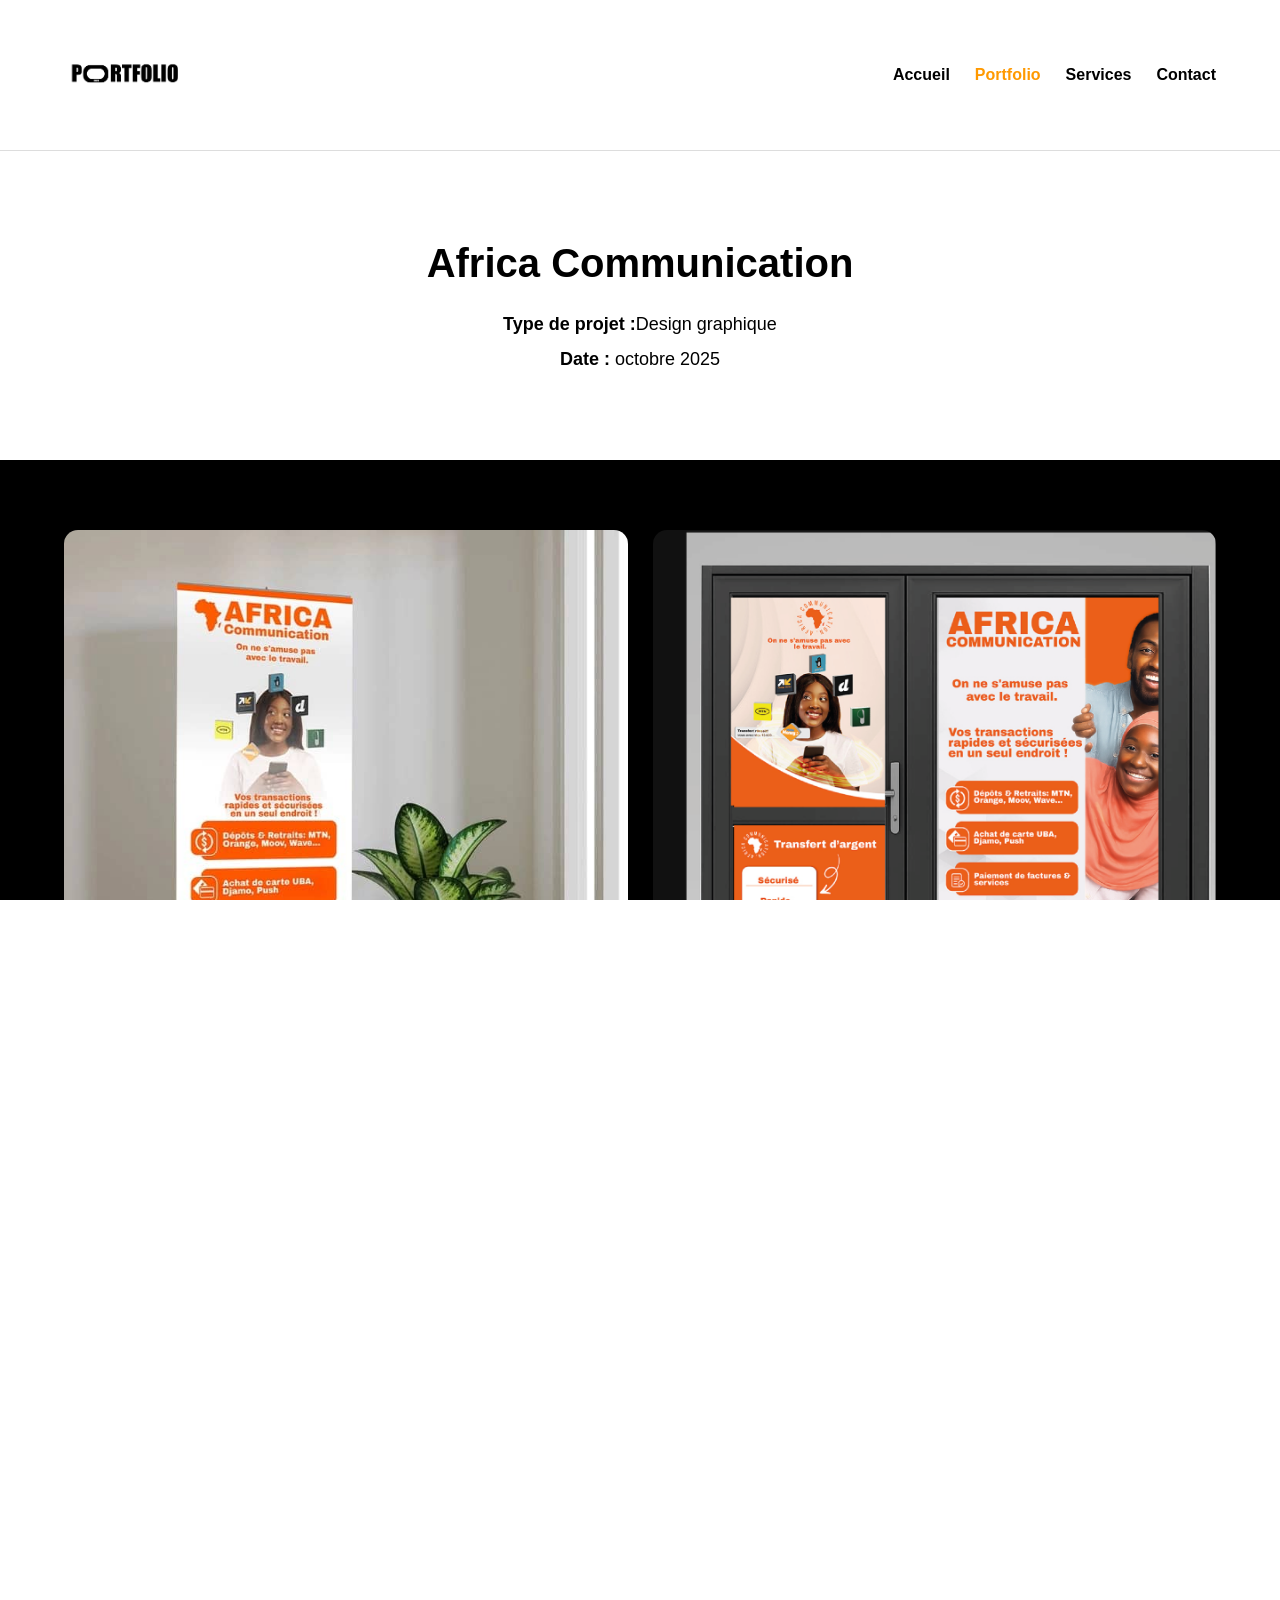
<file: Africacom.html>
<!DOCTYPE html>
<html lang="fr">
<head>
    <meta charset="UTF-8">
    <meta name="viewport" content="width=device-width, initial-scale=1.0">
    <title>Africa communication</title>

    <link rel="icon" href="image/favicon.png">
    <link rel="stylesheet" href="Africacomm/projet6.css">
</head>
<body>

<!-- ==============================
HEADER / MENU
============================== -->
<header class="header">
    <div class="container nav">
        <img src="image/image.png" alt="Logo" class="logo">

        <!-- Hamburger -->
        <div class="hamburger" id="hamburger">
            <span></span>
            <span></span>
            <span></span>
        </div>

        <nav>
            <ul class="menu" id="menu">
                <li><a href="index.html">Accueil</a></li>
                <li><a href="portfolio.html"class="active">Portfolio</a></li>
                <li><a href="sercices.html" >Services</a></li>
                <li><a href="contact.html">Contact</a></li>
            </ul>
        </nav>
    </div>
</header>

<!-- ==============================
INFO PROJET
============================== -->
<section class="project-info">
    <div class="container">
        <h1>Africa Communication</h1>
        <p><strong>Type de projet :</strong>Design graphique</p>
        <p><strong>Date :</strong> octobre 2025</p>
    </div>
</section>

<!-- ==============================
IMAGES DU PROJET
============================== -->
<section class="project-images">
    <div class="container grid-images">
        <div class="image-block">
            <img src="image/Realisation/AFRICACOMMUNICATION/WhatsApp Image 2026-01-10 at 10.50.30.jpeg" alt="">
        </div>
        <div class="image-block">
            <img src="image/Realisation/AFRICACOMMUNICATION/DOSSIER PRESENTATION MICRO PERFORE copie-05.png" alt="">
        </div>
        <div class="image-block">
            <img src="image/Realisation/AFRICACOMMUNICATION/DOSSIER PRESENTATION MICRO PERFORE copie-09.png" alt="">
        </div>
        <div class="image-block">
            <img src="image/Realisation/AFRICACOMMUNICATION/WhatsApp Image 2026-01-14 at 13.20.33.jpeg" alt="">
        </div>
    </div>
    
    </div>
</section>

<!-- ==============================
CARROUSEL AUTRES PROJETS
============================== -->
<section class="carousel">
    <h2>Autres projets</h2>

    <div class="carousel-wrapper">
        <button class="carousel-btn prev">&#10094;</button>

        <div class="carousel-track" id="carouselTrack">
            <a href="Alliancefrancace.html"><img src="image/Realisation/ALLIANCE FR/couverture.jpeg" alt=""></a>
            <a href="solera energie.html"><img src="image/Realisation/SOLERA ENERGIE/Couverture SE.jpeg" alt=""></a>
            <a href="Lignea.html"><img src="image/Realisation/LIGNEA/couverture LG.jpeg" alt=""></a>
            <a href="Designandco.html"><img src="image/Realisation/DESIGN AND CO/couverture DC.jpeg" alt=""></a>
            <a href="bl.html"><img src="image/Realisation/BLUE LABEL ENTREPRISE/couverture bl.jpeg" alt=""></a>
            <a href="Africacom.html"><img src="image/Realisation/AFRICACOMMUNICATION/WhatsApp Image 2026-01-10 at 10.50.31.jpeg" alt=""></a>
            <a href="ts.html"><img src="image/Realisation/T-SHIRT CHRETIEN/couverture chr.jpeg" alt=""></a>
        </div>

        <button class="carousel-btn next">&#10095;</button>
    </div>
</section>

<!-- ==============================
CONTACT
============================== -->
<section class="contact" id="contact">
    <h2>Contact</h2>

    <form class="contact-form" id="contactForm">
        <input type="text" id="nom" placeholder="Nom" required>
        <input type="text" id="prenom" placeholder="Prénom" required>
        <input type="tel" id="telephone" placeholder="Numéro de téléphone" required>
        <textarea id="message" placeholder="Votre message" required></textarea>

        <button type="submit">Envoyer</button>
        <small class="info-whatsapp">Vous serez redirigé vers WhatsApp</small>
        <p id="error" style="color:red; display:none;"></p>
    </form>
</section>

<!-- ==============================
FOOTER
============================== -->
<footer class="footer">
    <p>© 2026 — Créé par Design and Co</p>
</footer>

<!-- ==============================
JAVASCRIPT
============================== -->

<!-- MENU -->
<script>
    const hamburger = document.getElementById('hamburger');
    const menu = document.getElementById('menu');

    hamburger.addEventListener('click', () => {
        menu.classList.toggle('active');
        hamburger.classList.toggle('open');
    });
</script>

<!-- FORMULAIRE WHATSAPP -->
<script>
document.getElementById("contactForm").addEventListener("submit", function(e) {
    e.preventDefault();

    const telephone = document.getElementById("telephone").value.trim();
    const regex = /^[0-9]{10}$/;

    if (!regex.test(telephone)) {
        document.getElementById("error").style.display = "block";
        document.getElementById("error").textContent =
            "Numéro invalide (10 chiffres requis)";
        return;
    }

    const message = `
Nom : ${nom.value}
Prénom : ${prenom.value}
Téléphone : ${telephone}
Message : ${message.value}
    `;

    window.open(
        "https://wa.me/2250758774741?text=" + encodeURIComponent(message),
        "_blank"
    );
});
</script>

<!-- CARROUSEL -->
<script>
    const track = document.getElementById("carouselTrack");
    const nextBtn = document.querySelector(".carousel-btn.next");
    const prevBtn = document.querySelector(".carousel-btn.prev");

    const scrollAmount = 270;

    nextBtn.addEventListener("click", () => {
        track.scrollBy({ left: scrollAmount, behavior: "smooth" });
    });

    prevBtn.addEventListener("click", () => {
        track.scrollBy({ left: -scrollAmount, behavior: "smooth" });
    });
</script>

<!-- JAVASCRIPT FORMULAIRE -->

<script>
document.getElementById("contactForm").addEventListener("submit", function(e) {
    e.preventDefault();

    let nom = document.getElementById("nom").value.trim();
    let prenom = document.getElementById("prenom").value.trim();
    let telephone = document.getElementById("telephone").value.trim();
    let message = document.getElementById("message").value.trim();
    let error = document.getElementById("error");

    // Validation du numéro (Côte d'Ivoire : 10 chiffres)
    let regexTelephone = /^[0-9]{10}$/;

    if (!regexTelephone.test(telephone)) {
        error.style.display = "block";
        error.textContent = "Veuillez entrer un numéro de téléphone valide (10 chiffres).";
        return;
    } else {
        error.style.display = "none";
    }

    let texte =
`Bonjour, je vous contacte depuis votre site web.
Nom : ${nom}
Prénom : ${prenom}
Téléphone : ${telephone}
Message : ${message}`;

    let numeroWhatsApp = "2250758774741"; // Ton numéro WhatsApp avec indicatif
    let url = "https://wa.me/" + numeroWhatsApp + "?text=" + encodeURIComponent(texte);

    window.open(url, "_blank");
});
</script>

</body>
</html>
</file>
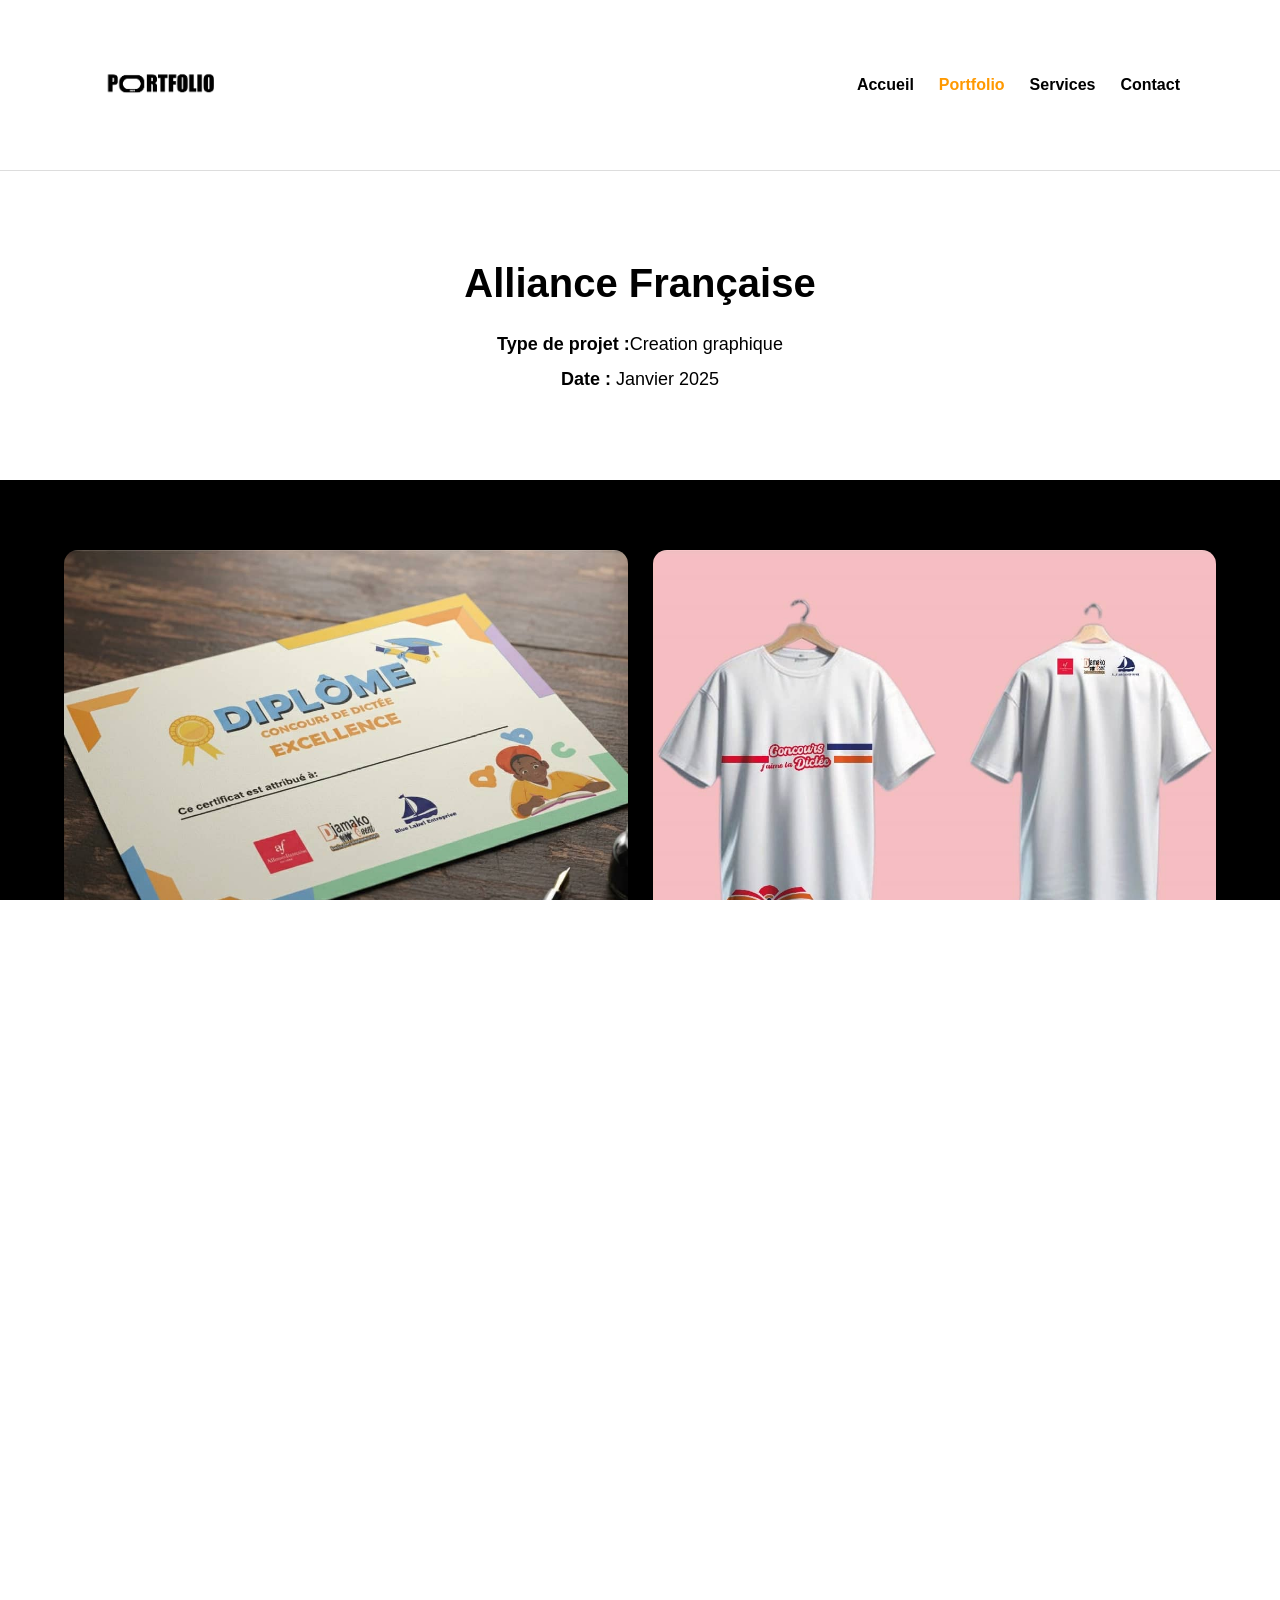
<file: Alliancefrancace.html>
<!DOCTYPE html>
<html lang="fr">
<head>
    <meta charset="UTF-8">
    <meta name="viewport" content="width=device-width, initial-scale=1.0">
    <title>Alliance Française</title>

    <link rel="icon" href="image/favicon.png">
    <link rel="stylesheet" href="alliance/projet1.css">
</head>
<body>

 <!-- ================= HEADER =================-->
<header class="header">
    <div class="container nav">
        <img src="image/image.png" alt="Logo" class="logo">

        <div class="hamburger" id="hamburger">
            <span></span>
            <span></span>
            <span></span>
        </div>

        <nav>
            <ul class="menu" id="menu">
                <li><a href="index.html">Accueil</a></li>
                <li><a href="portfolio.html" class="active">Portfolio</a></li>
                <li><a href="sercices.html">Services</a></li>
                <li><a href="contact.html" >Contact</a></li>
            </ul>
        </nav>
    </div>
</header>


<!-- ==============================
INFO PROJET
============================== -->
<section class="project-info">
    <div class="container">
        <h1>Alliance Française</h1>
        <p><strong>Type de projet :</strong>Creation graphique</p>
        <p><strong>Date :</strong> Janvier 2025</p>
    </div>
</section>

<!-- ==============================
IMAGES DU PROJET
============================== -->
<section class="project-images">
    <div class="container grid-images">
        <div class="image-block">
            <img src="image/Realisation/ALLIANCE FR/WhatsApp Image 2026-01-10 at 10.50.31 (1).jpeg" alt="">
        </div>
        <div class="image-block">
            <img src="image/Realisation/ALLIANCE FR/WhatsApp Image 2026-01-10 at 10.50.31 (2).jpeg" alt="">
        </div>
        <div class="image-block">
            <img src="image/Realisation/ALLIANCE FR/WhatsApp Image 2026-01-10 at 10.50.32 (1).jpeg" alt="">
        </div>
        <div class="image-block">
            <img src="image/Realisation/ALLIANCE FR/WhatsApp Image 2026-01-10 at 10.50.32.jpeg" alt="">
        </div>
    </div>
</section>

<!-- ==============================
CARROUSEL AUTRES PROJETS
============================== -->
<section class="carousel">
    <h2>Autres projets</h2>

    <div class="carousel-wrapper">
        <button class="carousel-btn prev">&#10094;</button>

        <div class="carousel-track" id="carouselTrack">
            <a href="Alliancefrancace.html"><img src="image/Realisation/ALLIANCE FR/couverture.jpeg" alt=""></a>
            <a href="solera energie.html"><img src="image/Realisation/SOLERA ENERGIE/Couverture SE.jpeg" alt=""></a>
            <a href="Lignea.html"><img src="image/Realisation/LIGNEA/couverture LG.jpeg" alt=""></a>
            <a href="Designandco.html"><img src="image/Realisation/DESIGN AND CO/couverture DC.jpeg" alt=""></a>
            <a href="bl.html"><img src="image/Realisation/BLUE LABEL ENTREPRISE/couverture bl.jpeg" alt=""></a>
            <a href="Africacom.html"><img src="image/Realisation/AFRICACOMMUNICATION/WhatsApp Image 2026-01-10 at 10.50.31.jpeg" alt=""></a>
            <a href="ts.html"><img src="image/Realisation/T-SHIRT CHRETIEN/couverture chr.jpeg" alt=""></a>
        </div>

        <button class="carousel-btn next">&#10095;</button>
    </div>
</section>

<!-- ==============================
CONTACT
============================== -->
<section class="contact" id="contact">
    <h2>Contact</h2>

    <form class="contact-form" id="contactForm">
        <input type="text" id="nom" placeholder="Nom" required>
        <input type="text" id="prenom" placeholder="Prénom" required>
        <input type="tel" id="telephone" placeholder="Numéro de téléphone" required>
        <textarea id="message" placeholder="Votre message" required></textarea>

        <button type="submit">Envoyer</button>
        <small class="info-whatsapp">Vous serez redirigé vers WhatsApp</small>
        <p id="error" style="color:red; display:none;"></p>
    </form>
</section>

<!-- ==============================
FOOTER
============================== -->
<footer class="footer">
    <p>© 2026 — Créé par Design and Co</p>
</footer>

<!-- ==============================
JAVASCRIPT
============================== -->

<!-- MENU -->
<script>
    const hamburger = document.getElementById('hamburger');
    const menu = document.getElementById('menu');

    hamburger.addEventListener('click', () => {
        menu.classList.toggle('active');
        hamburger.classList.toggle('open');
    });
</script>

<!-- FORMULAIRE WHATSAPP -->
<script>
document.getElementById("contactForm").addEventListener("submit", function(e) {
    e.preventDefault();

    const telephone = document.getElementById("telephone").value.trim();
    const regex = /^[0-9]{10}$/;

    if (!regex.test(telephone)) {
        document.getElementById("error").style.display = "block";
        document.getElementById("error").textContent =
            "Numéro invalide (10 chiffres requis)";
        return;
    }

    const message = `
Nom : ${nom.value}
Prénom : ${prenom.value}
Téléphone : ${telephone}
Message : ${message.value}
    `;

    window.open(
        "https://wa.me/2250758774741?text=" + encodeURIComponent(message),
        "_blank"
    );
});
</script>

<!-- CARROUSEL -->
<script>
    const track = document.getElementById("carouselTrack");
    const nextBtn = document.querySelector(".carousel-btn.next");
    const prevBtn = document.querySelector(".carousel-btn.prev");

    const scrollAmount = 270;

    nextBtn.addEventListener("click", () => {
        track.scrollBy({ left: scrollAmount, behavior: "smooth" });
    });

    prevBtn.addEventListener("click", () => {
        track.scrollBy({ left: -scrollAmount, behavior: "smooth" });
    });
</script>

</body>
</html>
</file>
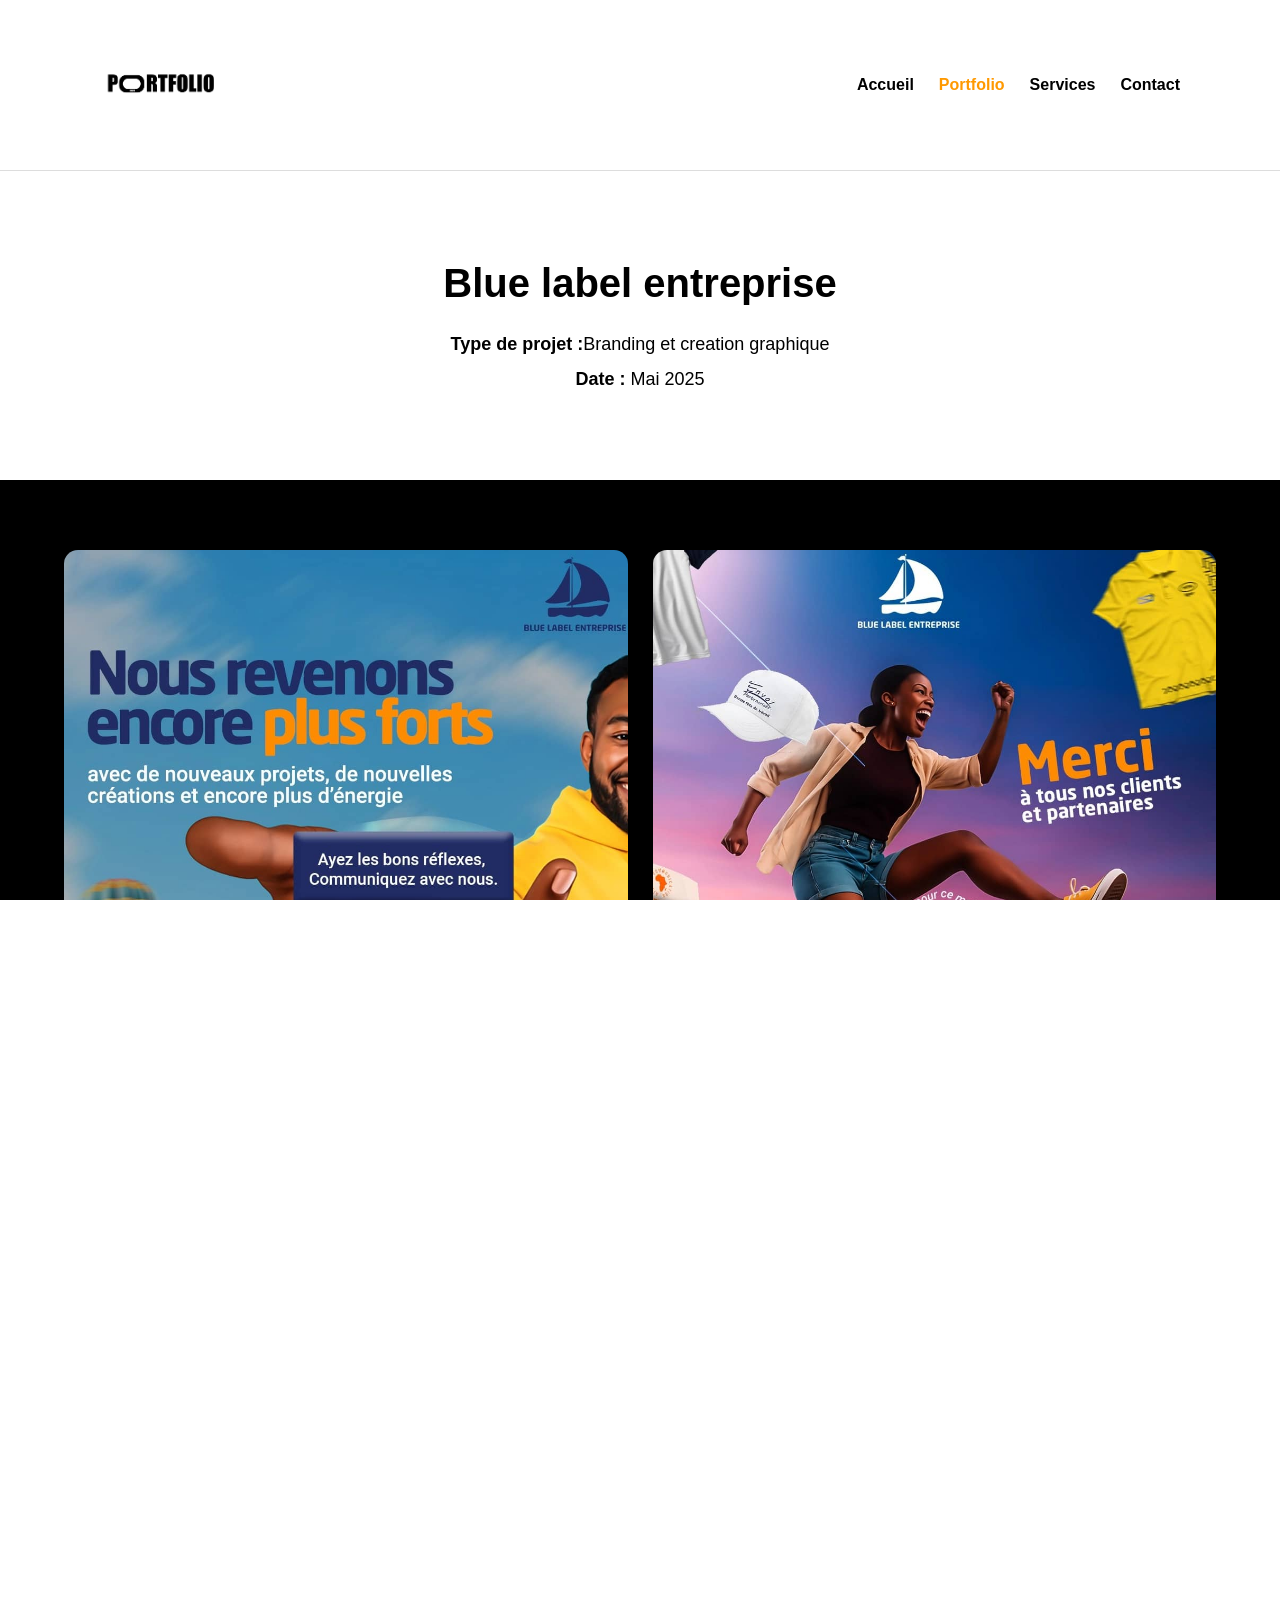
<file: bl.html>
<!DOCTYPE html>
<html lang="fr">
<head>
    <meta charset="UTF-8">
    <meta name="viewport" content="width=device-width, initial-scale=1.0">
    <title>Blue label entreprise</title>

    <link rel="icon" href="image/favicon.png">
    <link rel="stylesheet" href="bl/projet5.css">
</head>
<body>

<!-- ==============================
HEADER / MENU
============================== -->
<header class="header">
    <div class="container nav">
        <img src="image/image.png" alt="Logo" class="logo">

        <!-- Hamburger -->
        <div class="hamburger" id="hamburger">
            <span></span>
            <span></span>
            <span></span>
        </div>

        <nav>
            <ul class="menu" id="menu">
                <li><a href="index.html">Accueil</a></li>
                <li><a href="portfolio.html"class="active">Portfolio</a></li>
                <li><a href="sercices.html" >Services</a></li>
                <li><a href="contact.html">Contact</a></li>
            </ul>
        </nav>
    </div>
</header>

<!-- ==============================
INFO PROJET
============================== -->
<section class="project-info">
    <div class="container">
        <h1>Blue label entreprise</h1>
        <p><strong>Type de projet :</strong>Branding et creation graphique</p>
        <p><strong>Date :</strong> Mai 2025</p>
    </div>
</section>

<!-- ==============================
IMAGES DU PROJET
============================== -->
<section class="project-images">
    <div class="container grid-images">
        <div class="image-block">
            <img src="image/Realisation/BLUE LABEL ENTREPRISE/WhatsApp Image 2026-01-10 at 10.50.28.jpeg" alt="">
        </div>
        <div class="image-block">
            <img src="image/Realisation/BLUE LABEL ENTREPRISE/WhatsApp Image 2026-01-10 at 10.50.29 (1).jpeg" alt="">
        </div>
        <div class="image-block">
            <img src="image/Realisation/BLUE LABEL ENTREPRISE/WhatsApp Image 2026-01-10 at 10.50.29.jpeg" alt="">
        </div>
        <div class="image-block">
            <img src="image/Realisation/BLUE LABEL ENTREPRISE/WhatsApp Image 2026-01-10 at 11.08.33 (1).jpeg" alt="">
        </div>
    </div>
    
    </div>
</section>

<!-- ==============================
CARROUSEL AUTRES PROJETS
============================== -->
<section class="carousel">
    <h2>Autres projets</h2>

    <div class="carousel-wrapper">
        <button class="carousel-btn prev">&#10094;</button>

        <div class="carousel-track" id="carouselTrack">
            <a href="Alliancefrancace.html"><img src="image/Realisation/ALLIANCE FR/couverture.jpeg" alt=""></a>
            <a href="solera energie.html"><img src="image/Realisation/SOLERA ENERGIE/Couverture SE.jpeg" alt=""></a>
            <a href="Lignea.html"><img src="image/Realisation/LIGNEA/couverture LG.jpeg" alt=""></a>
            <a href="Designandco.html"><img src="image/Realisation/DESIGN AND CO/couverture DC.jpeg" alt=""></a>
            <a href="bl.html"><img src="image/Realisation/BLUE LABEL ENTREPRISE/couverture bl.jpeg" alt=""></a>
            <a href="Africacom.html"><img src="image/Realisation/AFRICACOMMUNICATION/WhatsApp Image 2026-01-10 at 10.50.31.jpeg" alt=""></a>
            <a href="ts.html"><img src="image/Realisation/T-SHIRT CHRETIEN/couverture chr.jpeg" alt=""></a>
        </div>

        <button class="carousel-btn next">&#10095;</button>
    </div>
</section>

<!-- ==============================
CONTACT
============================== -->
<section class="contact" id="contact">
    <h2>Contact</h2>

    <form class="contact-form" id="contactForm">
        <input type="text" id="nom" placeholder="Nom" required>
        <input type="text" id="prenom" placeholder="Prénom" required>
        <input type="tel" id="telephone" placeholder="Numéro de téléphone" required>
        <textarea id="message" placeholder="Votre message" required></textarea>

        <button type="submit">Envoyer</button>
        <small class="info-whatsapp">Vous serez redirigé vers WhatsApp</small>
        <p id="error" style="color:red; display:none;"></p>
    </form>
</section>

<!-- ==============================
FOOTER
============================== -->
<footer class="footer">
    <p>© 2026 — Créé par Design and Co</p>
</footer>

<!-- ==============================
JAVASCRIPT
============================== -->

<!-- MENU -->
<script>
    const hamburger = document.getElementById('hamburger');
    const menu = document.getElementById('menu');

    hamburger.addEventListener('click', () => {
        menu.classList.toggle('active');
        hamburger.classList.toggle('open');
    });
</script>

<!-- FORMULAIRE WHATSAPP -->
<script>
document.getElementById("contactForm").addEventListener("submit", function(e) {
    e.preventDefault();

    const telephone = document.getElementById("telephone").value.trim();
    const regex = /^[0-9]{10}$/;

    if (!regex.test(telephone)) {
        document.getElementById("error").style.display = "block";
        document.getElementById("error").textContent =
            "Numéro invalide (10 chiffres requis)";
        return;
    }

    const message = `
Nom : ${nom.value}
Prénom : ${prenom.value}
Téléphone : ${telephone}
Message : ${message.value}
    `;

    window.open(
        "https://wa.me/2250758774741?text=" + encodeURIComponent(message),
        "_blank"
    );
});
</script>

<!-- CARROUSEL -->
<script>
    const track = document.getElementById("carouselTrack");
    const nextBtn = document.querySelector(".carousel-btn.next");
    const prevBtn = document.querySelector(".carousel-btn.prev");

    const scrollAmount = 270;

    nextBtn.addEventListener("click", () => {
        track.scrollBy({ left: scrollAmount, behavior: "smooth" });
    });

    prevBtn.addEventListener("click", () => {
        track.scrollBy({ left: -scrollAmount, behavior: "smooth" });
    });
</script>

<!-- JAVASCRIPT FORMULAIRE -->

<script>
document.getElementById("contactForm").addEventListener("submit", function(e) {
    e.preventDefault();

    let nom = document.getElementById("nom").value.trim();
    let prenom = document.getElementById("prenom").value.trim();
    let telephone = document.getElementById("telephone").value.trim();
    let message = document.getElementById("message").value.trim();
    let error = document.getElementById("error");

    // Validation du numéro (Côte d'Ivoire : 10 chiffres)
    let regexTelephone = /^[0-9]{10}$/;

    if (!regexTelephone.test(telephone)) {
        error.style.display = "block";
        error.textContent = "Veuillez entrer un numéro de téléphone valide (10 chiffres).";
        return;
    } else {
        error.style.display = "none";
    }

    let texte =
`Bonjour, je vous contacte depuis votre site web.
Nom : ${nom}
Prénom : ${prenom}
Téléphone : ${telephone}
Message : ${message}`;

    let numeroWhatsApp = "2250758774741"; // Ton numéro WhatsApp avec indicatif
    let url = "https://wa.me/" + numeroWhatsApp + "?text=" + encodeURIComponent(texte);

    window.open(url, "_blank");
});
</script>

</body>
</html>
</file>
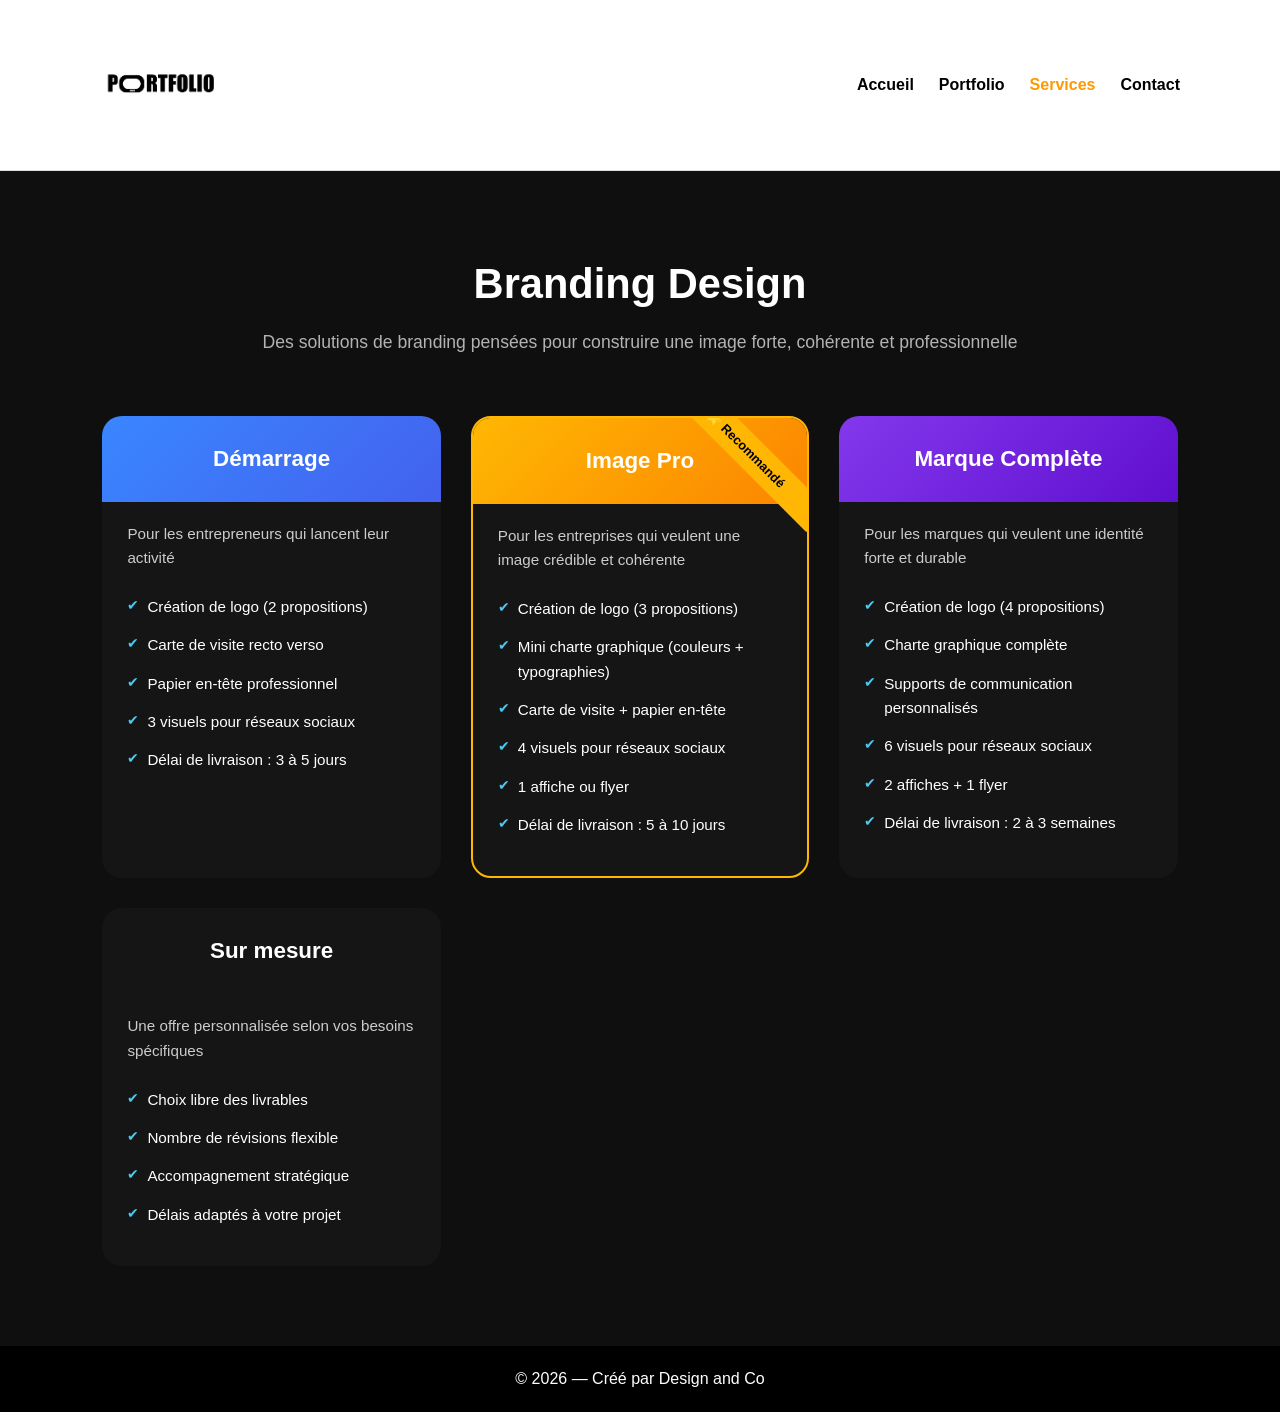
<file: brand.html>
<!DOCTYPE html>
<html lang="fr">
<head>
    <meta charset="UTF-8">
    <meta name="viewport" content="width=device-width, initial-scale=1.0">
    <title>Services</title>

    <!-- Favicon -->
    <link rel="icon" type="image/png" sizes="32x32" href="image/favicon.png">

    <!-- CSS -->
    <link rel="stylesheet" href="service web/web.css">
</head>

<body>

<!-- ================= HEADER ================= -->
<header class="header">
    <div class="container nav">
        <img src="image/image.png" alt="Logo" class="logo">

        <div class="hamburger" id="hamburger">
            <span></span>
            <span></span>
            <span></span>
        </div>

        <nav>
            <ul class="menu" id="menu">
                <li><a href="index.html">Accueil</a></li>
                <li><a href="portfolio.html">Portfolio</a></li>
                <li><a href="services.html" class="active">Services</a></li>
                <li><a href="contact.html">Contact</a></li>
            </ul>
        </nav>
    </div>
</header>
<div class="page-scroll">

  <!-- SERVICES BRANDING DESIGN -->
  <section class="pricing" id="branding-design">

    <h2>Branding Design</h2>
    <p class="subtitle">
      Des solutions de branding pensées pour construire une image forte,
      cohérente et professionnelle
    </p>

    <div class="pricing-grid">

      <!-- Démarrage -->
      <div class="card">
        <div class="card-head head-start">
          <h3>Démarrage</h3>
        </div>

        <p class="forwho">
          Pour les entrepreneurs qui lancent leur activité
        </p>

        <ul>
          <li>Création de logo (2 propositions)</li>
          <li>Carte de visite recto verso</li>
          <li>Papier en-tête professionnel</li>
          <li>3 visuels pour réseaux sociaux</li>
          <li>Délai de livraison : 3 à 5 jours</li>
        </ul>
      </div>

      <!-- Image Pro -->
      <div class="card popular">
        <div class="badge">⭐ Recommandé</div>

        <div class="card-head head-pro">
          <h3>Image Pro</h3>
        </div>

        <p class="forwho">
          Pour les entreprises qui veulent une image crédible et cohérente
        </p>

        <ul>
          <li>Création de logo (3 propositions)</li>
          <li>Mini charte graphique (couleurs + typographies)</li>
          <li>Carte de visite + papier en-tête</li>
          <li>4 visuels pour réseaux sociaux</li>
          <li>1 affiche ou flyer</li>
          <li>Délai de livraison : 5 à 10 jours</li>
        </ul>
      </div>

      <!-- Marque Complète -->
      <div class="card">
        <div class="card-head head-brand">
          <h3>Marque Complète</h3>
        </div>

        <p class="forwho">
          Pour les marques qui veulent une identité forte et durable
        </p>

        <ul>
          <li>Création de logo (4 propositions)</li>
          <li>Charte graphique complète</li>
          <li>Supports de communication personnalisés</li>
          <li>6 visuels pour réseaux sociaux</li>
          <li>2 affiches + 1 flyer</li>
          <li>Délai de livraison : 2 à 3 semaines</li>
        </ul>
      </div>

      <!-- Sur mesure -->
      <div class="card custom">
        <div class="card-head head-custom">
          <h3>Sur mesure</h3>
        </div>

        <p class="forwho">
          Une offre personnalisée selon vos besoins spécifiques
        </p>

        <ul>
          <li>Choix libre des livrables</li>
          <li>Nombre de révisions flexible</li>
          <li>Accompagnement stratégique</li>
          <li>Délais adaptés à votre projet</li>
        </ul>
      </div>

    </div>
  </section>

</div>
<!-- ================= FOOTER ================= -->
<footer class="footer">
    <p>© 2026 — Créé par Design and Co</p>
</footer>

<!-- ================= JS MENU ================= -->
<script>
    const hamburger = document.getElementById('hamburger');
    const menu = document.getElementById('menu');

    hamburger.addEventListener('click', () => {
        menu.classList.toggle('active');
        hamburger.classList.toggle('open');
    });
</script>

</body>
</html>
</file>
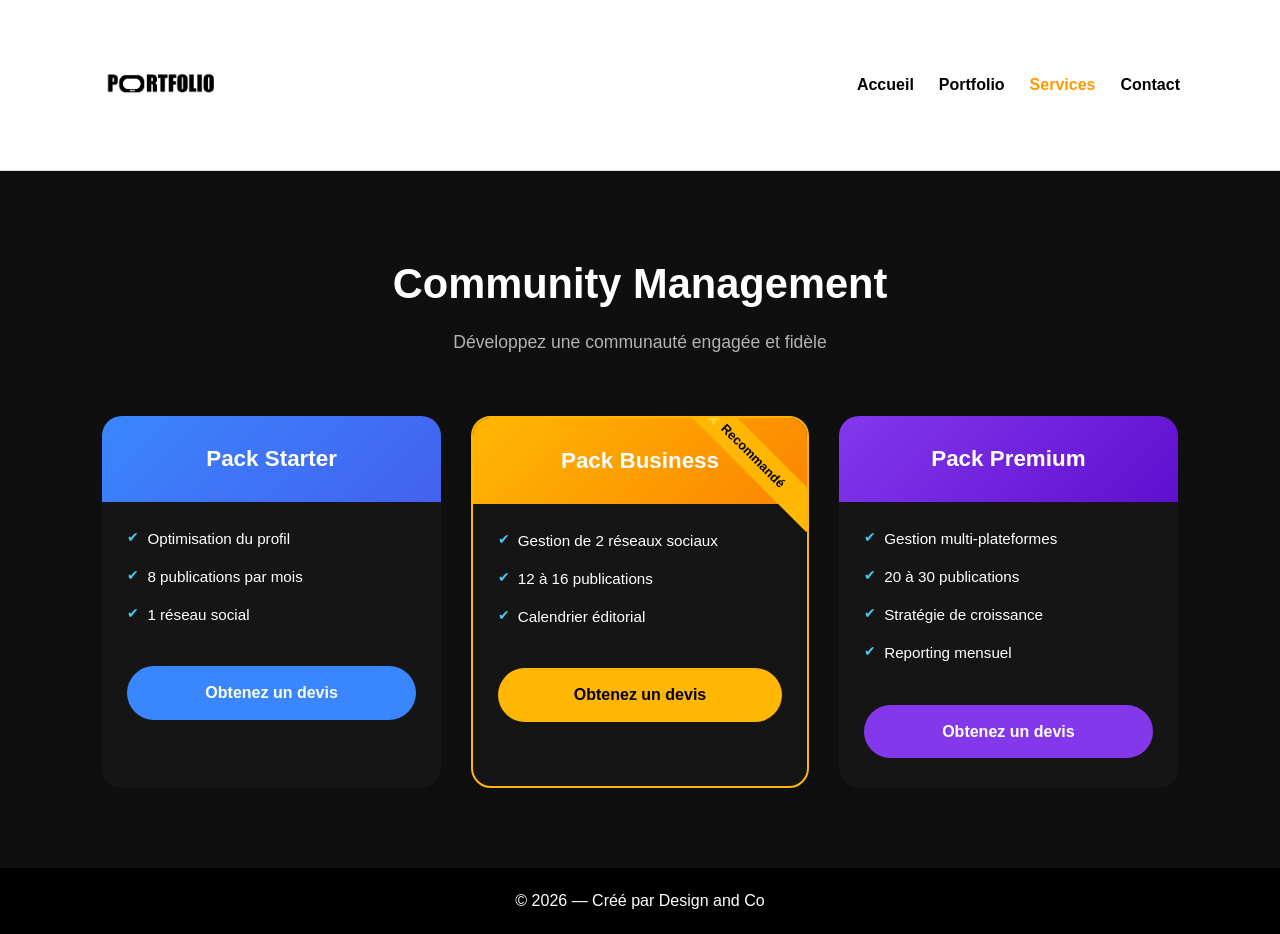
<file: cm.html>
<!DOCTYPE html>
<html lang="fr">
<head>
    <meta charset="UTF-8">
    <meta name="viewport" content="width=device-width, initial-scale=1.0">
    <title>Services</title>

    <!-- Favicon -->
    <link rel="icon" type="image/png" sizes="32x32" href="image/favicon.png">

    <!-- CSS -->
    <link rel="stylesheet" href="service web/web.css">
</head>

<body>

<!-- ================= HEADER ================= -->
<header class="header">
    <div class="container nav">
        <img src="image/image.png" alt="Logo" class="logo">

        <div class="hamburger" id="hamburger">
            <span></span>
            <span></span>
            <span></span>
        </div>

        <nav>
            <ul class="menu" id="menu">
                <li><a href="index.html">Accueil</a></li>
                <li><a href="portfolio.html">Portfolio</a></li>
                <li><a href="services.html" class="active">Services</a></li>
                <li><a href="contact.html">Contact</a></li>
            </ul>
        </nav>
    </div>
</header>

<section class="pricing" id="community">
  <h2>Community Management</h2>
  <p class="subtitle">Développez une communauté engagée et fidèle</p>

  <div class="pricing-grid">

    <div class="card">
      <div class="card-head head-start">
        <h3>Pack Starter</h3>
      </div>

      <ul>
        <li>Optimisation du profil</li>
        <li>8 publications par mois</li>
        <li>1 réseau social</li>
      </ul>

      <a href="#contact" class="btn btn-start">Obtenez un devis</a>
    </div>

    <div class="card popular">
      <div class="badge">⭐ Recommandé</div>
      <div class="card-head head-pro">
        <h3>Pack Business</h3>
      </div>

      <ul>
        <li>Gestion de 2 réseaux sociaux</li>
        <li>12 à 16 publications</li>
        <li>Calendrier éditorial</li>
      </ul>

      <a href="#contact" class="btn btn-pro">Obtenez un devis</a>
    </div>

    <div class="card">
      <div class="card-head head-brand">
        <h3>Pack Premium</h3>
      </div>

      <ul>
        <li>Gestion multi-plateformes</li>
        <li>20 à 30 publications</li>
        <li>Stratégie de croissance</li>
        <li>Reporting mensuel</li>
      </ul>

      <a href="#contact" class="btn btn-brand">Obtenez un devis</a>
    </div>

  </div>
</section>
<!-- ================= FOOTER ================= -->
<footer class="footer">
    <p>© 2026 — Créé par Design and Co</p>
</footer>

<!-- ================= JS MENU ================= -->
<script>
    const hamburger = document.getElementById('hamburger');
    const menu = document.getElementById('menu');

    hamburger.addEventListener('click', () => {
        menu.classList.toggle('active');
        hamburger.classList.toggle('open');
    });
</script>

</body>
</html>
</file>
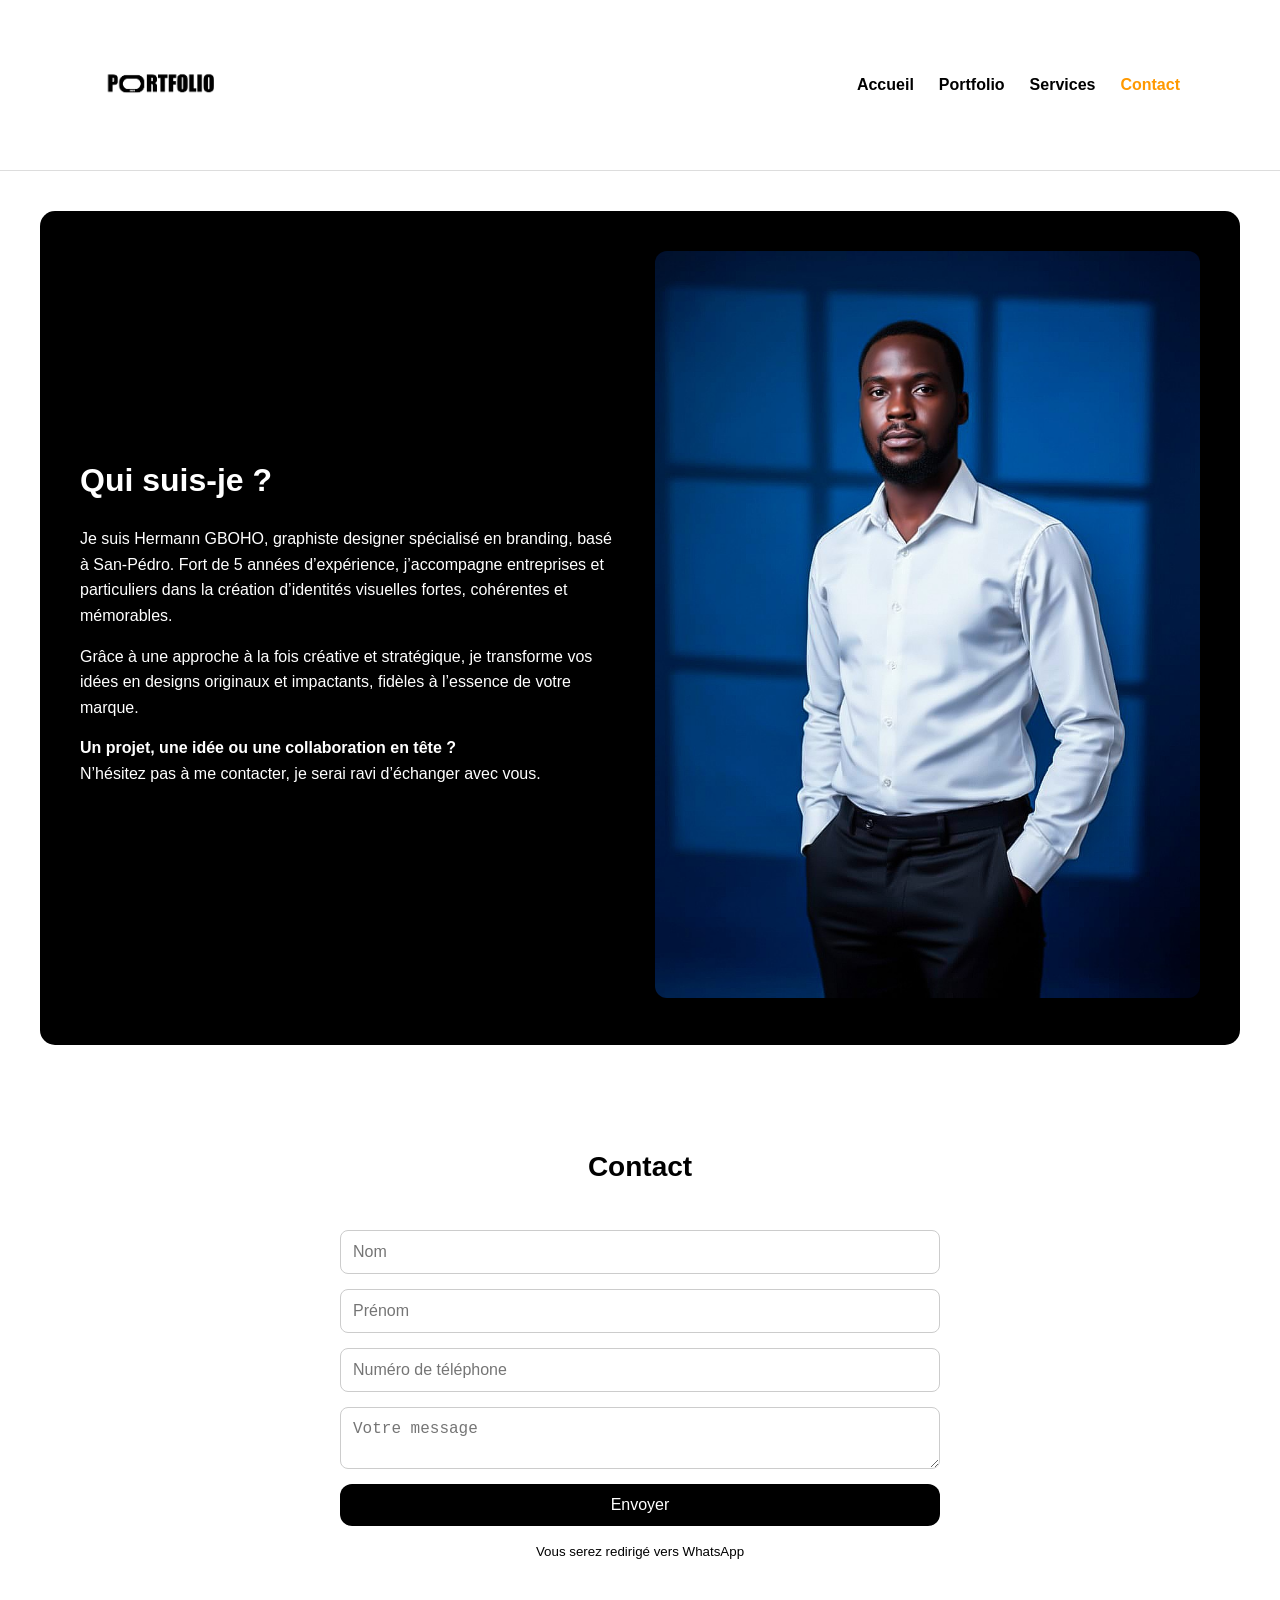
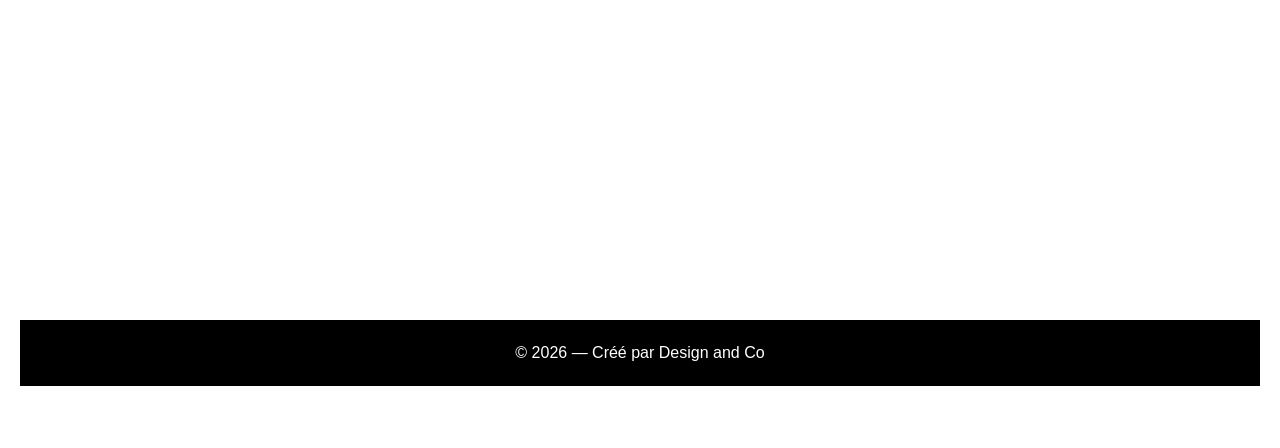
<file: contact.html>
<!DOCTYPE html>
<html lang="en">
<head>
    <meta charset="UTF-8">
    <meta name="viewport" content="width=device-width, initial-scale=1.0">
    <title>Contact</title>
     <link rel="icon" type="" sizes="32x32" href="image/favicon.png">
     <link rel="stylesheet" href="contact/contact.css">
</head>
<body>

  <!-- ================= HEADER =================-->
<header class="header">
    <div class="container nav">
        <img src="image/image.png" alt="Logo" class="logo">

        <div class="hamburger" id="hamburger">
            <span></span>
            <span></span>
            <span></span>
        </div>

        <nav>
            <ul class="menu" id="menu">
                <li><a href="index.html">Accueil</a></li>
                <li><a href="portfolio.html">Portfolio</a></li>
                <li><a href="sercices.html">Services</a></li>
                <li><a href="contact.html" class="active">Contact</a></li>
            </ul>
        </nav>
    </div>
</header>


<div class="prestation">
    <div class="contenu">
        <div class="texte">
            <h1>Qui suis-je ?</h1>
            <p>
                Je suis Hermann GBOHO, graphiste designer spécialisé en branding, basé à San-Pédro.
                Fort de 5 années d’expérience, j’accompagne entreprises et particuliers dans la création 
                d’identités visuelles fortes, cohérentes et mémorables.
            </p>

            <p>
                Grâce à une approche à la fois créative et stratégique, je transforme vos idées en designs 
                originaux et impactants, fidèles à l’essence de votre marque.
            </p>

            <p>
                <strong>Un projet, une idée ou une collaboration en tête ?</strong><br>
                N’hésitez pas à me contacter, je serai ravi d’échanger avec vous.
            </p>
        </div>

        <div class="image">
            <img src="image/WhatsApp Image 2026-01-06 at 10.52.23.jpeg" alt="Qui suis-je">
        </div>
    </div>
</div>


<!-- CONTACT -->
<section class="contact" id="contact">
    <h2>Contact</h2>

    <form class="contact-form" id="contactForm">
    <input type="text" id="nom" placeholder="Nom" required>
    <input type="text" id="prenom" placeholder="Prénom" required>
    <input type="tel" id="telephone" placeholder="Numéro de téléphone" required>
    <textarea id="message" placeholder="Votre message" required></textarea>

    <button type="submit">Envoyer</button>
    <small class="info-whatsapp">Vous serez redirigé vers WhatsApp</small>

    <p id="error" style="color:red; display:none;"></p>
</form>

<!-- MAP -->
<section class="map">
    <iframe
        src="https://www.google.com/maps?q=San-Pedro,Côte%20d'Ivoire&output=embed"
        loading="lazy">
    </iframe>
</section>

<!-- FOOTER -->
<footer class="footer">
    <p>© 2026 — Créé par Design and Co</p>
</footer>

<!-- JAVASCRIPT HAMBURGER -->
<script>
    const hamburger = document.getElementById('hamburger');
    const menu = document.getElementById('menu');

    hamburger.addEventListener('click', () => {
        menu.classList.toggle('active');
        hamburger.classList.toggle('open');
    });
</script>

<script>
document.getElementById("contactForm").addEventListener("submit", function(e) {
    e.preventDefault();

    let nom = document.getElementById("nom").value.trim();
    let prenom = document.getElementById("prenom").value.trim();
    let telephone = document.getElementById("telephone").value.trim();
    let message = document.getElementById("message").value.trim();
    let error = document.getElementById("error");

    // Validation du numéro (Côte d'Ivoire : 10 chiffres)
    let regexTelephone = /^[0-9]{10}$/;

    if (!regexTelephone.test(telephone)) {
        error.style.display = "block";
        error.textContent = "Veuillez entrer un numéro de téléphone valide (10 chiffres).";
        return;
    } else {
        error.style.display = "none";
    }

    let texte =
`Bonjour, je vous contacte depuis votre site web.
Nom : ${nom}
Prénom : ${prenom}
Téléphone : ${telephone}
Message : ${message}`;

    let numeroWhatsApp = "2250758774741"; // Ton numéro WhatsApp avec indicatif
    let url = "https://wa.me/" + numeroWhatsApp + "?text=" + encodeURIComponent(texte);


    window.open(url, "_blank");
});
</script>

</body>
</html>
</file>
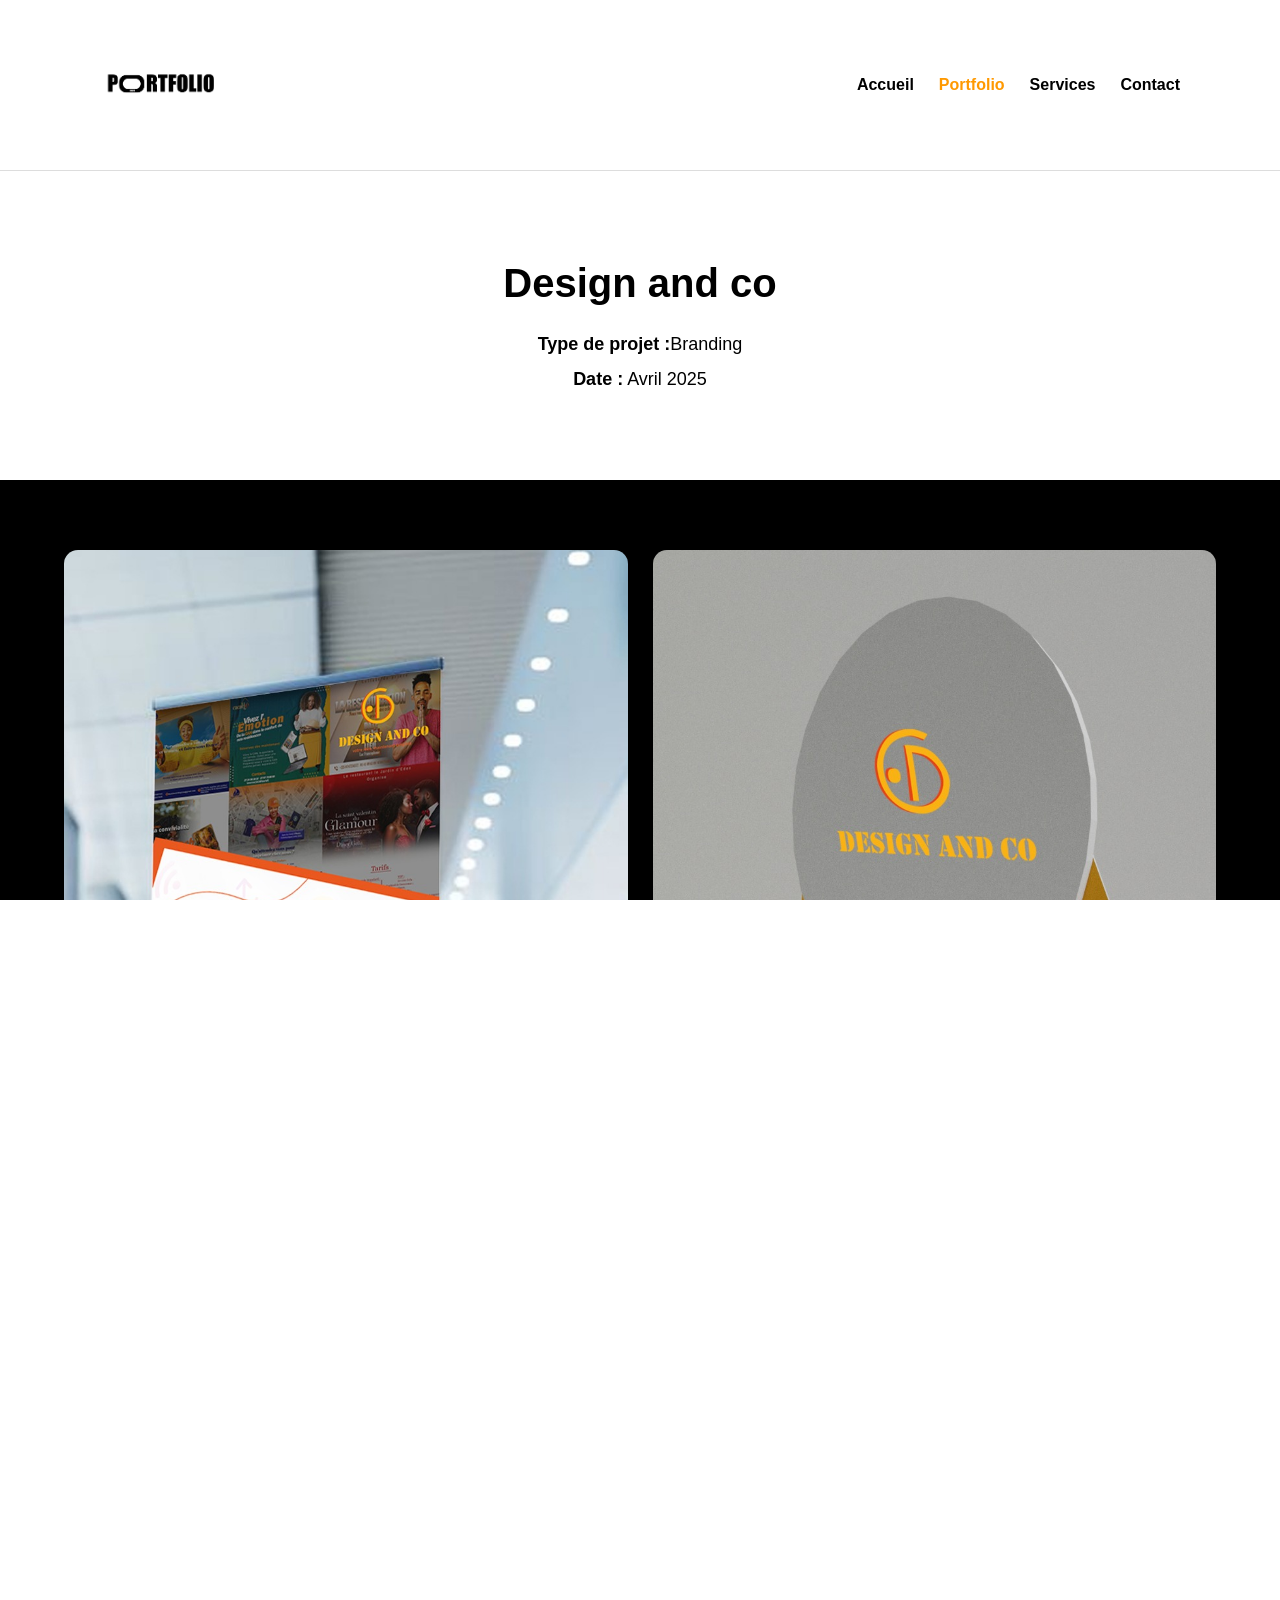
<file: Designandco.html>
<!DOCTYPE html>
<html lang="fr">
<head>
    <meta charset="UTF-8">
    <meta name="viewport" content="width=device-width, initial-scale=1.0">
    <title>Design and co</title>

    <link rel="icon" href="image/favicon.png">
    <link rel="stylesheet" href="Design and co/projet4.css">
</head>
<body>

<!-- ==============================
HEADER / MENU
============================== -->
<header class="header">
    <div class="container nav">
        <img src="image/image.png" alt="Logo" class="logo">

        <!-- Hamburger -->
        <div class="hamburger" id="hamburger">
            <span></span>
            <span></span>
            <span></span>
        </div>

        <nav>
            <ul class="menu" id="menu">
                <li><a href="index.html">Accueil</a></li>
                <li><a href="portfolio.html"class="active">Portfolio</a></li>
                <li><a href="sercices.html" >Services</a></li>
                <li><a href="contact.html">Contact</a></li>
            </ul>
        </nav>
    </div>
</header>

<!-- ==============================
INFO PROJET
============================== -->
<section class="project-info">
    <div class="container">
        <h1>Design and co</h1>
        <p><strong>Type de projet :</strong>Branding</p>
        <p><strong>Date :</strong> Avril 2025</p>
    </div>
</section>

<!-- ==============================
IMAGES DU PROJET
============================== -->
<section class="project-images">
    <div class="container grid-images">
        <div class="image-block">
            <img src="image/Realisation/DESIGN AND CO/WhatsApp Image 2026-01-10 at 10.58.18 (1).jpeg" alt="">
        </div>
        <div class="image-block">
            <img src="image/Realisation/DESIGN AND CO/WhatsApp Image 2026-01-10 at 10.58.20.jpeg" alt="">
        </div>
        <div class="image-block">
            <img src="image/Realisation/DESIGN AND CO/WhatsApp Image 2026-01-10 at 10.58.21.jpeg" alt="">
        </div>
        <div class="image-block">
            <img src="image/Realisation/DESIGN AND CO/couverture DC.jpeg" alt="">
        </div>
    </div>
    
    </div>
</section>

<!-- ==============================
CARROUSEL AUTRES PROJETS
============================== -->
<section class="carousel">
    <h2>Autres projets</h2>

    <div class="carousel-wrapper">
        <button class="carousel-btn prev">&#10094;</button>

        <div class="carousel-track" id="carouselTrack">
            <a href="Alliancefrancace.html"><img src="image/Realisation/ALLIANCE FR/couverture.jpeg" alt=""></a>
            <a href="solera energie.html"><img src="image/Realisation/SOLERA ENERGIE/Couverture SE.jpeg" alt=""></a>
            <a href="Lignea.html"><img src="image/Realisation/LIGNEA/couverture LG.jpeg" alt=""></a>
            <a href="Designandco.html"><img src="image/Realisation/DESIGN AND CO/couverture DC.jpeg" alt=""></a>
            <a href="bl.html"><img src="image/Realisation/BLUE LABEL ENTREPRISE/couverture bl.jpeg" alt=""></a>
            <a href="Africacom.html"><img src="image/Realisation/AFRICACOMMUNICATION/WhatsApp Image 2026-01-10 at 10.50.31.jpeg" alt=""></a>
            <a href="ts.html"><img src="image/Realisation/T-SHIRT CHRETIEN/couverture chr.jpeg" alt=""></a>
        </div>

        <button class="carousel-btn next">&#10095;</button>
    </div>
</section>

<!-- ==============================
CONTACT
============================== -->
<section class="contact" id="contact">
    <h2>Contact</h2>

    <form class="contact-form" id="contactForm">
        <input type="text" id="nom" placeholder="Nom" required>
        <input type="text" id="prenom" placeholder="Prénom" required>
        <input type="tel" id="telephone" placeholder="Numéro de téléphone" required>
        <textarea id="message" placeholder="Votre message" required></textarea>

        <button type="submit">Envoyer</button>
        <small class="info-whatsapp">Vous serez redirigé vers WhatsApp</small>
        <p id="error" style="color:red; display:none;"></p>
    </form>
</section>

<!-- ==============================
FOOTER
============================== -->
<footer class="footer">
    <p>© 2026 — Créé par Design and Co</p>
</footer>

<!-- ==============================
JAVASCRIPT
============================== -->

<!-- MENU -->
<script>
    const hamburger = document.getElementById('hamburger');
    const menu = document.getElementById('menu');

    hamburger.addEventListener('click', () => {
        menu.classList.toggle('active');
        hamburger.classList.toggle('open');
    });
</script>

<!-- FORMULAIRE WHATSAPP -->
<script>
document.getElementById("contactForm").addEventListener("submit", function(e) {
    e.preventDefault();

    const telephone = document.getElementById("telephone").value.trim();
    const regex = /^[0-9]{10}$/;

    if (!regex.test(telephone)) {
        document.getElementById("error").style.display = "block";
        document.getElementById("error").textContent =
            "Numéro invalide (10 chiffres requis)";
        return;
    }

    const message = `
Nom : ${nom.value}
Prénom : ${prenom.value}
Téléphone : ${telephone}
Message : ${message.value}
    `;

    window.open(
        "https://wa.me/2250758774741?text=" + encodeURIComponent(message),
        "_blank"
    );
});
</script>

<!-- CARROUSEL -->
<script>
    const track = document.getElementById("carouselTrack");
    const nextBtn = document.querySelector(".carousel-btn.next");
    const prevBtn = document.querySelector(".carousel-btn.prev");

    const scrollAmount = 270;

    nextBtn.addEventListener("click", () => {
        track.scrollBy({ left: scrollAmount, behavior: "smooth" });
    });

    prevBtn.addEventListener("click", () => {
        track.scrollBy({ left: -scrollAmount, behavior: "smooth" });
    });
</script>

<!-- JAVASCRIPT FORMULAIRE -->

<script>
document.getElementById("contactForm").addEventListener("submit", function(e) {
    e.preventDefault();

    let nom = document.getElementById("nom").value.trim();
    let prenom = document.getElementById("prenom").value.trim();
    let telephone = document.getElementById("telephone").value.trim();
    let message = document.getElementById("message").value.trim();
    let error = document.getElementById("error");

    // Validation du numéro (Côte d'Ivoire : 10 chiffres)
    let regexTelephone = /^[0-9]{10}$/;

    if (!regexTelephone.test(telephone)) {
        error.style.display = "block";
        error.textContent = "Veuillez entrer un numéro de téléphone valide (10 chiffres).";
        return;
    } else {
        error.style.display = "none";
    }

    let texte =
`Bonjour, je vous contacte depuis votre site web.
Nom : ${nom}
Prénom : ${prenom}
Téléphone : ${telephone}
Message : ${message}`;

    let numeroWhatsApp = "2250758774741"; // Ton numéro WhatsApp avec indicatif
    let url = "https://wa.me/" + numeroWhatsApp + "?text=" + encodeURIComponent(texte);

    window.open(url, "_blank");
});
</script>

</body>
</html>
</file>
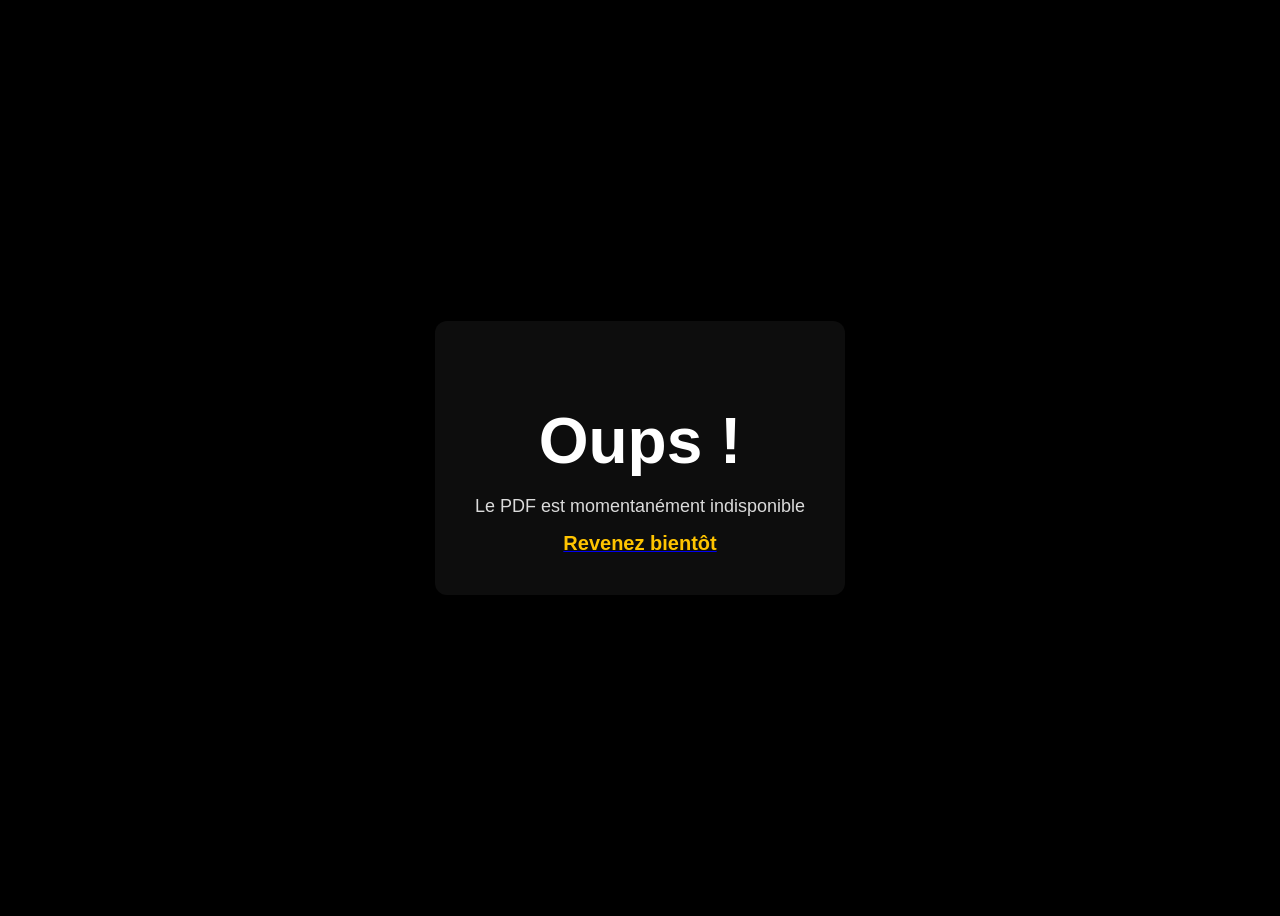
<file: erreur.html>
<!DOCTYPE html>
<html lang="fr">
<head>
    <meta charset="UTF-8">
    <meta name="viewport" content="width=device-width, initial-scale=1.0">
    <title>PDF</title>

    <link rel="icon" href="image/favicon.png">
    <link rel="stylesheet" href="Nouveau dossier (2)/erreur.css">
</head>
<body>

<!-- ==============================
PAGE ERREUR
============================== -->
<div class="error-container">
    <h1>Oups !</h1>
    <p>Le PDF est momentanément indisponible</p>
    <a href="portfolio.html">
       <span>Revenez bientôt</span>
    </a>
</div>
</body>
</html>
</file>
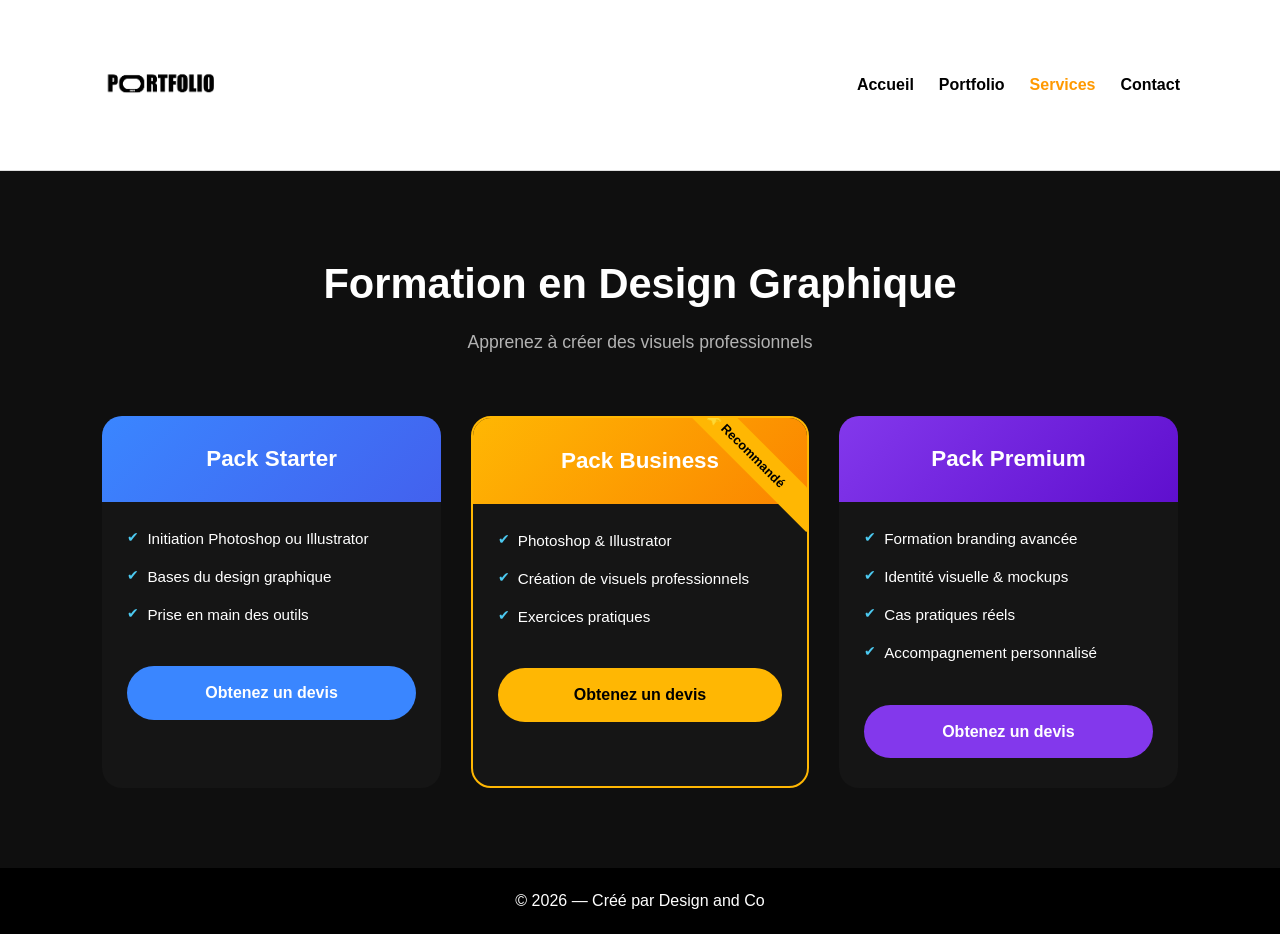
<file: formation.html>
<!DOCTYPE html>
<html lang="fr">
<head>
    <meta charset="UTF-8">
    <meta name="viewport" content="width=device-width, initial-scale=1.0">
    <title>Services</title>

    <!-- Favicon -->
    <link rel="icon" type="image/png" sizes="32x32" href="image/favicon.png">

    <!-- CSS -->
    <link rel="stylesheet" href="service web/web.css">
</head>

<body>

<!-- ================= HEADER ================= -->
<header class="header">
    <div class="container nav">
        <img src="image/image.png" alt="Logo" class="logo">

        <div class="hamburger" id="hamburger">
            <span></span>
            <span></span>
            <span></span>
        </div>

        <nav>
            <ul class="menu" id="menu">
                <li><a href="index.html">Accueil</a></li>
                <li><a href="portfolio.html">Portfolio</a></li>
                <li><a href="services.html" class="active">Services</a></li>
                <li><a href="contact.html">Contact</a></li>
            </ul>
        </nav>
    </div>
</header>

<section class="pricing" id="formation">
  <h2>Formation en Design Graphique</h2>
  <p class="subtitle">Apprenez à créer des visuels professionnels</p>

  <div class="pricing-grid">

    <div class="card">
      <div class="card-head head-start">
        <h3>Pack Starter</h3>
      </div>

      <ul>
        <li>Initiation Photoshop ou Illustrator</li>
        <li>Bases du design graphique</li>
        <li>Prise en main des outils</li>
      </ul>

      <a href="devis-packformation1.html" class="btn btn-start">Obtenez un devis</a>
    </div>

    <div class="card popular">
      <div class="badge">⭐ Recommandé</div>
      <div class="card-head head-pro">
        <h3>Pack Business</h3>
      </div>

      <ul>
        <li>Photoshop & Illustrator</li>
        <li>Création de visuels professionnels</li>
        <li>Exercices pratiques</li>
      </ul>

      <a href="#contact" class="btn btn-pro">Obtenez un devis</a>
    </div>

    <div class="card">
      <div class="card-head head-brand">
        <h3>Pack Premium</h3>
      </div>

      <ul>
        <li>Formation branding avancée</li>
        <li>Identité visuelle & mockups</li>
        <li>Cas pratiques réels</li>
        <li>Accompagnement personnalisé</li>
      </ul>

      <a href="#contact" class="btn btn-brand">Obtenez un devis</a>
    </div>

  </div>
</section>

<!-- ================= FOOTER ================= -->
<footer class="footer">
    <p>© 2026 — Créé par Design and Co</p>
</footer>

<!-- ================= JS MENU ================= -->
<script>
    const hamburger = document.getElementById('hamburger');
    const menu = document.getElementById('menu');

    hamburger.addEventListener('click', () => {
        menu.classList.toggle('active');
        hamburger.classList.toggle('open');
    });
</script>

</body>
</html>
</file>
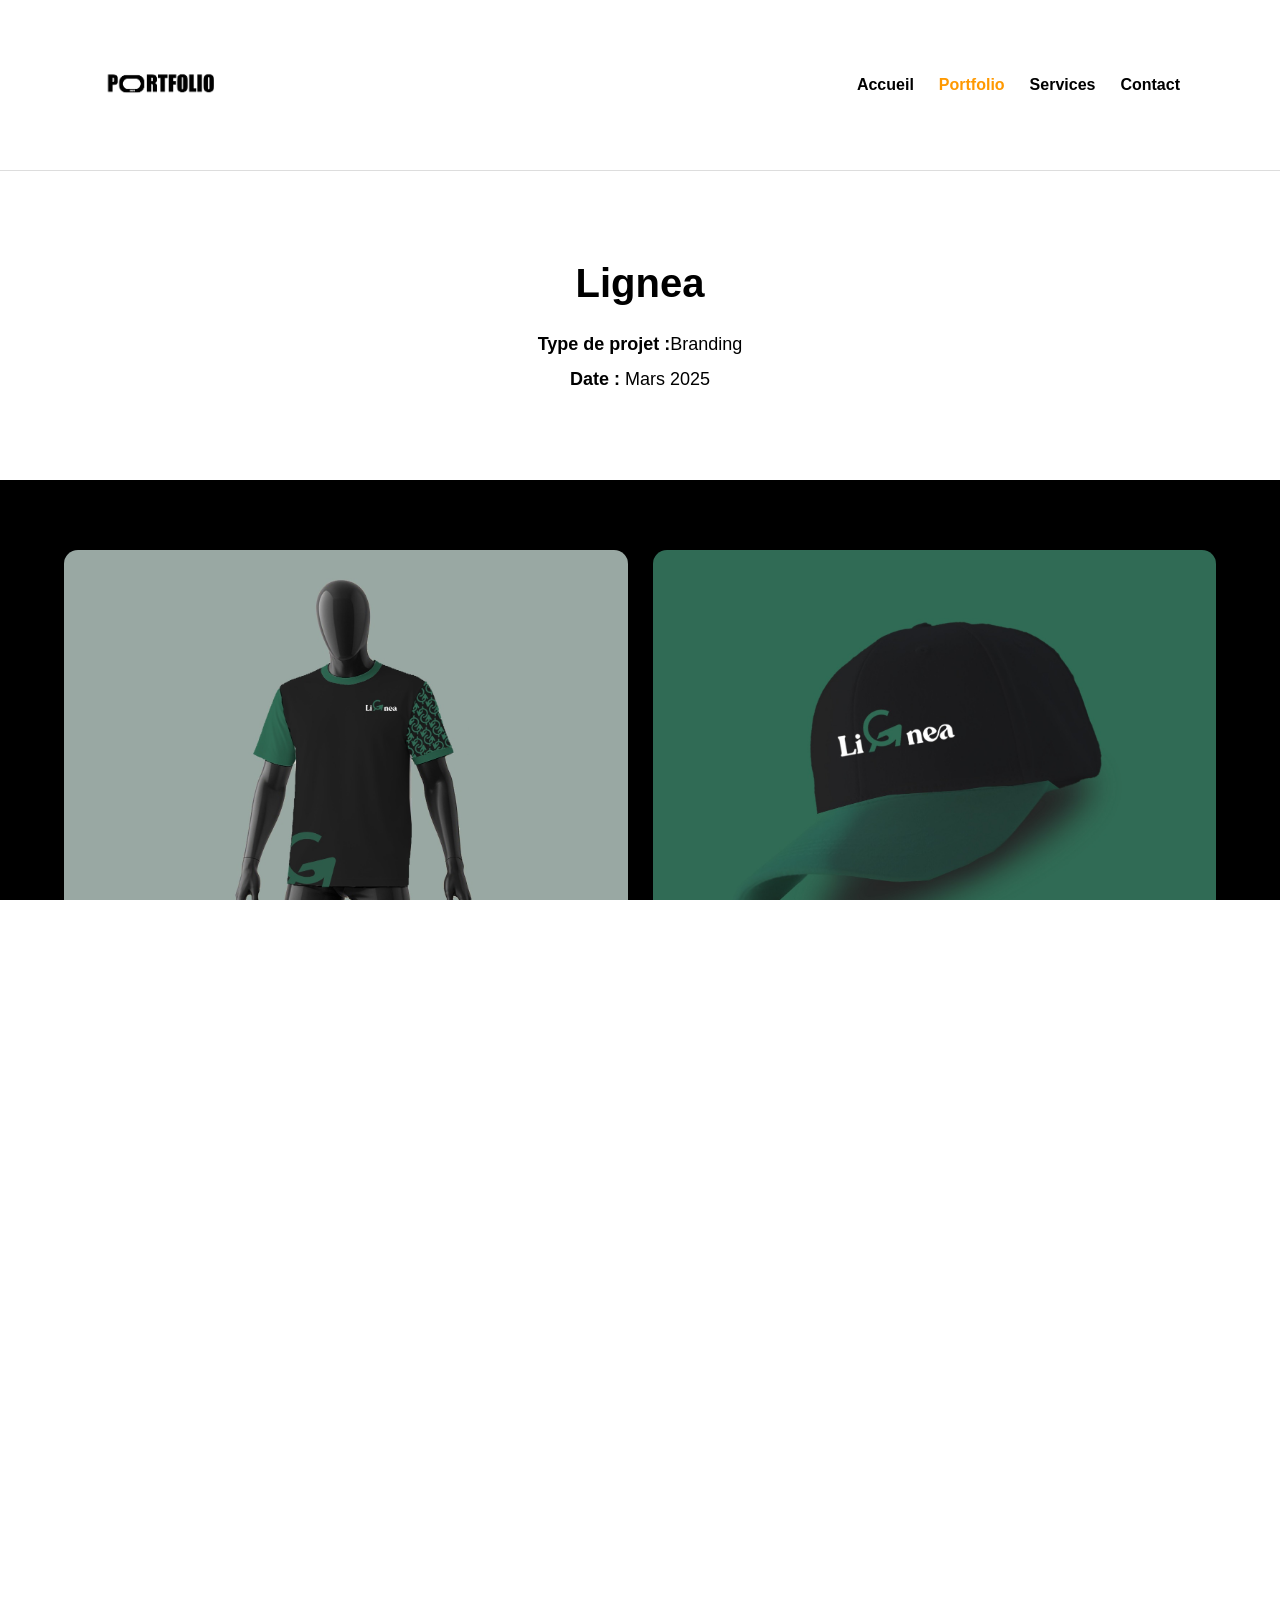
<file: Lignea.html>
<!DOCTYPE html>
<html lang="fr">
<head>
    <meta charset="UTF-8">
    <meta name="viewport" content="width=device-width, initial-scale=1.0">
    <title>Lignea</title>

    <link rel="icon" href="image/favicon.png">
    <link rel="stylesheet" href="Lignea/projet3.css">
</head>
<body>

<!-- ==============================
HEADER / MENU
============================== -->
<header class="header">
    <div class="container nav">
        <img src="image/image.png" alt="Logo" class="logo">

        <!-- Hamburger -->
        <div class="hamburger" id="hamburger">
            <span></span>
            <span></span>
            <span></span>
        </div>

        <nav>
            <ul class="menu" id="menu">
                <li><a href="index.html">Accueil</a></li>
                <li><a href="portfolio.html"class="active">Portfolio</a></li>
                <li><a href="sercices.html" >Services</a></li>
                <li><a href="contact.html">Contact</a></li>
            </ul>
        </nav>
    </div>
</header>

<!-- ==============================
INFO PROJET
============================== -->
<section class="project-info">
    <div class="container">
        <h1>Lignea</h1>
        <p><strong>Type de projet :</strong>Branding</p>
        <p><strong>Date :</strong> Mars 2025</p>
    </div>
</section>

<!-- ==============================
IMAGES DU PROJET
============================== -->
<section class="project-images">
    <div class="container grid-images">
        <div class="image-block">
            <img src="image/Realisation/LIGNEA/WhatsApp Image 2026-01-10 at 10.58.04 (2).jpeg" alt="">
        </div>
        <div class="image-block">
            <img src="image/Realisation/LIGNEA/WhatsApp Image 2026-01-10 at 10.58.04.jpeg" alt="">
        </div>
        <div class="image-block">
            <img src="image/Realisation/LIGNEA/WhatsApp Image 2026-01-10 at 10.58.07 (1).jpeg" alt="">
        </div>
        <div class="image-block">
            <img src="image/Realisation/LIGNEA/WhatsApp Image 2026-01-10 at 10.58.07.jpeg" alt="">
        </div>
    </div>
    
    </div>
</section>

<!-- ==============================
CARROUSEL AUTRES PROJETS
============================== -->
<section class="carousel">
    <h2>Autres projets</h2>

    <div class="carousel-wrapper">
        <button class="carousel-btn prev">&#10094;</button>

        <div class="carousel-track" id="carouselTrack">
            <a href="Alliancefrancace.html"><img src="image/Realisation/ALLIANCE FR/couverture.jpeg" alt=""></a>
            <a href="solera energie.html"><img src="image/Realisation/SOLERA ENERGIE/Couverture SE.jpeg" alt=""></a>
            <a href="Lignea.html"><img src="image/Realisation/LIGNEA/couverture LG.jpeg" alt=""></a>
            <a href="Designandco.html"><img src="image/Realisation/DESIGN AND CO/couverture DC.jpeg" alt=""></a>
            <a href="bl.html"><img src="image/Realisation/BLUE LABEL ENTREPRISE/couverture bl.jpeg" alt=""></a>
            <a href="Africacom.html"><img src="image/Realisation/AFRICACOMMUNICATION/WhatsApp Image 2026-01-10 at 10.50.31.jpeg" alt=""></a>
            <a href="ts.html"><img src="image/Realisation/T-SHIRT CHRETIEN/couverture chr.jpeg" alt=""></a>
        </div>

        <button class="carousel-btn next">&#10095;</button>
    </div>
</section>

<!-- ==============================
CONTACT
============================== -->
<section class="contact" id="contact">
    <h2>Contact</h2>

    <form class="contact-form" id="contactForm">
        <input type="text" id="nom" placeholder="Nom" required>
        <input type="text" id="prenom" placeholder="Prénom" required>
        <input type="tel" id="telephone" placeholder="Numéro de téléphone" required>
        <textarea id="message" placeholder="Votre message" required></textarea>

        <button type="submit">Envoyer</button>
        <small class="info-whatsapp">Vous serez redirigé vers WhatsApp</small>
        <p id="error" style="color:red; display:none;"></p>
    </form>
</section>

<!-- ==============================
FOOTER
============================== -->
<footer class="footer">
    <p>© 2026 — Créé par Design and Co</p>
</footer>

<!-- ==============================
JAVASCRIPT
============================== -->

<!-- MENU -->
<script>
    const hamburger = document.getElementById('hamburger');
    const menu = document.getElementById('menu');

    hamburger.addEventListener('click', () => {
        menu.classList.toggle('active');
        hamburger.classList.toggle('open');
    });
</script>

<!-- FORMULAIRE WHATSAPP -->
<script>
document.getElementById("contactForm").addEventListener("submit", function(e) {
    e.preventDefault();

    const telephone = document.getElementById("telephone").value.trim();
    const regex = /^[0-9]{10}$/;

    if (!regex.test(telephone)) {
        document.getElementById("error").style.display = "block";
        document.getElementById("error").textContent =
            "Numéro invalide (10 chiffres requis)";
        return;
    }

    const message = `
Nom : ${nom.value}
Prénom : ${prenom.value}
Téléphone : ${telephone}
Message : ${message.value}
    `;

    window.open(
        "https://wa.me/2250758774741?text=" + encodeURIComponent(message),
        "_blank"
    );
});
</script>

<!-- CARROUSEL -->
<script>
    const track = document.getElementById("carouselTrack");
    const nextBtn = document.querySelector(".carousel-btn.next");
    const prevBtn = document.querySelector(".carousel-btn.prev");

    const scrollAmount = 270;

    nextBtn.addEventListener("click", () => {
        track.scrollBy({ left: scrollAmount, behavior: "smooth" });
    });

    prevBtn.addEventListener("click", () => {
        track.scrollBy({ left: -scrollAmount, behavior: "smooth" });
    });
</script>

<!-- JAVASCRIPT FORMULAIRE -->

<script>
document.getElementById("contactForm").addEventListener("submit", function(e) {
    e.preventDefault();

    let nom = document.getElementById("nom").value.trim();
    let prenom = document.getElementById("prenom").value.trim();
    let telephone = document.getElementById("telephone").value.trim();
    let message = document.getElementById("message").value.trim();
    let error = document.getElementById("error");

    // Validation du numéro (Côte d'Ivoire : 10 chiffres)
    let regexTelephone = /^[0-9]{10}$/;

    if (!regexTelephone.test(telephone)) {
        error.style.display = "block";
        error.textContent = "Veuillez entrer un numéro de téléphone valide (10 chiffres).";
        return;
    } else {
        error.style.display = "none";
    }

    let texte =
`Bonjour, je vous contacte depuis votre site web.
Nom : ${nom}
Prénom : ${prenom}
Téléphone : ${telephone}
Message : ${message}`;

    let numeroWhatsApp = "2250758774741"; // Ton numéro WhatsApp avec indicatif
    let url = "https://wa.me/" + numeroWhatsApp + "?text=" + encodeURIComponent(texte);

    window.open(url, "_blank");
});
</script>

</body>
</html>
</file>
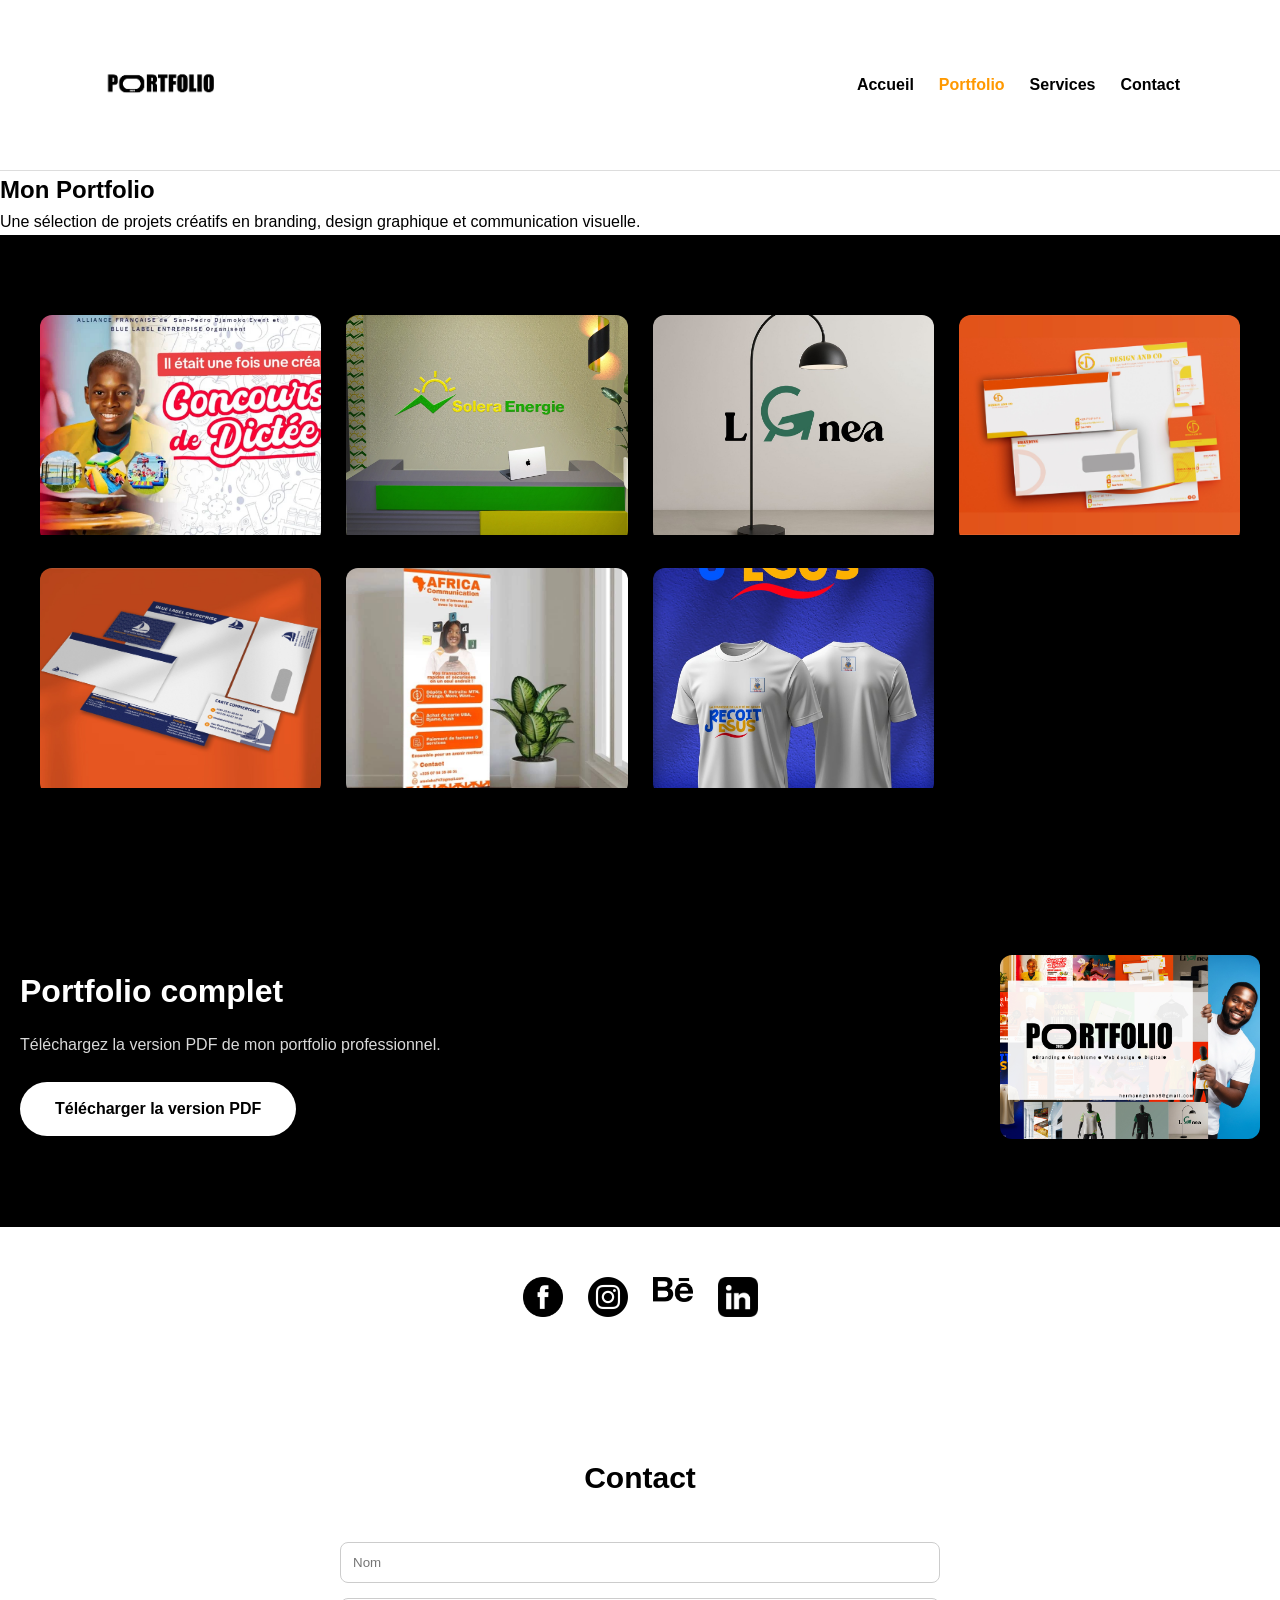
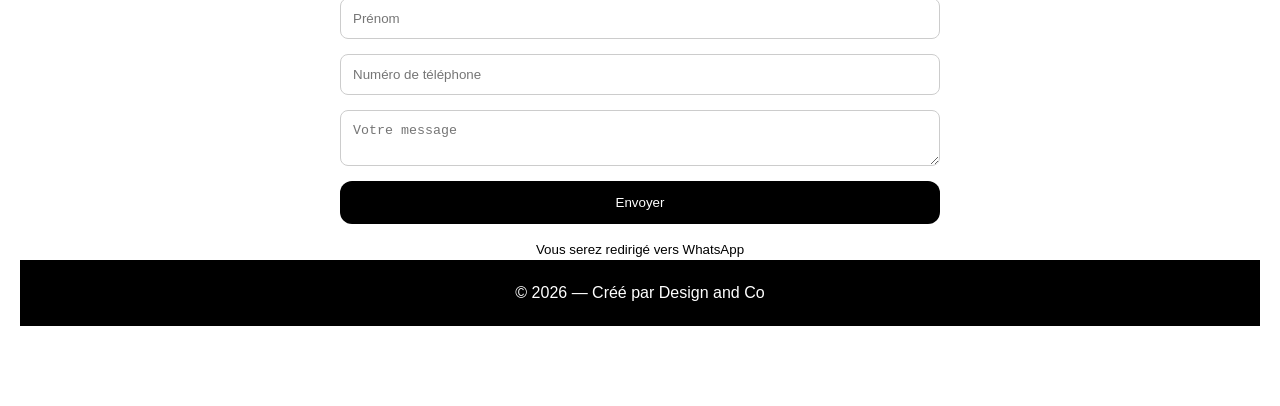
<file: portfolio.html>
<!DOCTYPE html>
<html lang="fr">
<head>
    <meta charset="UTF-8">
    <meta name="viewport" content="width=device-width, initial-scale=1.0">
    <title>Portfolio – Hermann Gboho</title>

    <link rel="icon" href="image/favicon.png">
    <link rel="stylesheet" href="css/style 1.css">
</head>
<body>

<!-- ================= HEADER ================= -->
<header class="header">
    <div class="container nav">
        <img src="image/image.png" alt="Logo" class="logo">

        <div class="hamburger" id="hamburger">
            <span></span>
            <span></span>
            <span></span>
        </div>

        <nav>
            <ul class="menu" id="menu">
                <li><a href="index.html">Accueil</a></li>
                <li><a href="portfolio.html" class="active">Portfolio</a></li>
                <li><a href="sercices.html">Services</a></li>
                <li><a href="contact.html">Contact</a></li>
            </ul>
        </nav>
    </div>
</header>

<div class="page-scroll">
<!-- ================= TITRE PAGE ================= -->
<section class="page-title">
    <h1>Mon Portfolio</h1>
    <p>
        Une sélection de projets créatifs en branding,
        design graphique et communication visuelle.
    </p>
</section>

<!-- ================= PORTFOLIO (2 LIGNES / 4 COLONNES) ================= -->
<section class="projects">
    <div class="projects-grid">

        <!-- LIGNE 1 -->
        <a href="Alliancefrancace.html" class="project-card">
            <img src="image/Realisation/ALLIANCE FR/couverture.jpeg" alt="">
            <div class="overlay">Alliance Française</div>
        </a>

        <a href="solera energie.html" class="project-card">
            <img src="image/Realisation/SOLERA ENERGIE/Couverture SE.jpeg" alt="">
            <div class="overlay">Solera Energy</div>
        </a>

        <a href="Lignea.html" class="project-card">
            <img src="image/Realisation/LIGNEA/couverture LG.jpeg" alt="">
            <div class="overlay">LIGNEA</div>
        </a>

        <a href="Designandco.html" class="project-card">
            <img src="image/Realisation/DESIGN AND CO/couverture DC.jpeg" alt="">
            <div class="overlay">Design and Co</div>
        </a>
        

        <!-- LIGNE 2 (MÊME TAILLE) -->
        <a href="bl.html" class="project-card empty">
            <img src="image/Realisation/BLUE LABEL ENTREPRISE/couverture bl.jpeg" alt="">
            <div class="overlay">Projet à venir</div>
        </a>

        <a href="Africacom.html" class="project-card empty">
            <img src="image/Realisation/AFRICACOMMUNICATION/WhatsApp Image 2026-01-10 at 10.50.30.jpeg" alt="">
            <div class="overlay">Projet à venir</div>
        </a>

        <a href="ts.html" class="project-card empty">
            <img src="image/Realisation/T-SHIRT CHRETIEN/couverture chr.jpeg" alt="">
            <div class="overlay">Projet à venir</div>
        </a>
    </div>
</section>

<!-- ================= TÉLÉCHARGEMENT PDF ================= -->
<section class="download-section">
    <div class="download-text">
        <h2>Portfolio complet</h2>
        <p>Téléchargez la version PDF de mon portfolio professionnel.</p>
        <a href="doc-pdf/PORTFOLIO .pdf" class="btn-pdf" download>
            Télécharger la version PDF
        </a>
    </div>

    <a href="doc-pdf/PORTFOLIO .pdf" class="download-image">
        <img src="image/page de garde.jpg" alt="Portfolio PDF">
    </a>
</section>

<!-- ================= RÉSEAUX SOCIAUX ================= -->
<section class="socials">
    <a href="https://www.facebook.com/Designandco8"><img src="image/reseau social/Sans-titre-2_0002_38176372008af40fec8a46aeae0328d4.png" alt="Facebook"></a>
    <a href="https://www.instagram.com/designandco2?igsh=MTdtcWpkcWlhaGE3bQ=="><img src="image/reseau social/Sans-titre-2_0003_5864d9ee6a2a593627ad9696b8a8ddc4.png" alt="Instagram"></a>
    <a href="https://www.behance.net/hermanngboho1"><img src="image/reseau social/Sans-titre-2_0000_Behance.png" alt="behence"></a>
    <a href="https://www.linkedin.com/in/hermann-gboho-842bbb1b4/"><img src="image/reseau social/Sans-titre-2_0001_Download-Linkedin-logo-vector,-Linkedin-symbol,-Linkedin-icon-free-vector.png" alt="LinkedIn"></a>
</section>

<!-- ================= CONTACT ================= -->
<!-- CONTACT -->
<section class="contact" id="contact">
    <h2>Contact</h2>

    <form class="contact-form" id="contactForm">
    <input type="text" id="nom" placeholder="Nom" required>
    <input type="text" id="prenom" placeholder="Prénom" required>
    <input type="tel" id="telephone" placeholder="Numéro de téléphone" required>
    <textarea id="message" placeholder="Votre message" required></textarea>

    <button type="submit">Envoyer</button>
    <small class="info-whatsapp">Vous serez redirigé vers WhatsApp</small>

    <p id="error" style="color:red; display:none;"></p>
</form>

<!-- ================= FOOTER ================= -->
<footer class="footer">
    <p>© 2026 — Créé par Design and Co</p>
</footer>

<!-- ================= JS MENU ================= -->
<script>
    const hamburger = document.getElementById('hamburger');
    const menu = document.getElementById('menu');

    hamburger.addEventListener('click', () => {
        menu.classList.toggle('active');
        hamburger.classList.toggle('open');
    });
</script>

<!-- JAVASCRIPT FORMULAIRE -->

<script>
document.getElementById("contactForm").addEventListener("submit", function(e) {
    e.preventDefault();

    let nom = document.getElementById("nom").value.trim();
    let prenom = document.getElementById("prenom").value.trim();
    let telephone = document.getElementById("telephone").value.trim();
    let message = document.getElementById("message").value.trim();
    let error = document.getElementById("error");

    // Validation du numéro (Côte d'Ivoire : 10 chiffres)
    let regexTelephone = /^[0-9]{10}$/;

    if (!regexTelephone.test(telephone)) {
        error.style.display = "block";
        error.textContent = "Veuillez entrer un numéro de téléphone valide (10 chiffres).";
        return;
    } else {
        error.style.display = "none";
    }

    let texte =
`Bonjour, je vous contacte depuis votre site web.
Nom : ${nom}
Prénom : ${prenom}
Téléphone : ${telephone}
Message : ${message}`;

    let numeroWhatsApp = "2250758774741"; // Ton numéro WhatsApp avec indicatif
    let url = "https://wa.me/" + numeroWhatsApp + "?text=" + encodeURIComponent(texte);

    window.open(url, "_blank");
});
</script>

</div>
</body>
</html>
</file>
<file: Africacomm/projet6.css>
/* ==============================
   RESET
============================== */
* {
    margin: 0;
    padding: 0;
    box-sizing: border-box;
}

html, body {
    width: 100%;
    height: 100%;
    overflow-x: hidden;
}

body {
    font-family: Arial, Helvetica, sans-serif;
    line-height: 1.6;
}

/* ==============================
   GLOBAL
============================== */
.container {
    width: 90%;
    max-width: 1200px;
    margin: auto;
}
/*=============================
   HEADER / MENU
============================== */
.header {
    background: #fff;
    border-bottom: 1px solid #ddd;
}

.nav {
    display: flex;
    justify-content: space-between; /* logo à gauche, hamburger/menu à droite */
    align-items: center;
    padding: 15px 0;
    position: relative;
}

.logo {
    width: 120px;
}

/* MENU NORMAL */
.menu {
    display: flex;
    list-style: none;
    gap: 25px;
}

.menu a {
    text-decoration: none;
    color: #000;
    font-weight: bold;
    transition: transform 0.3s ease, color 0.3s ease;
}

.menu a:hover,
.menu a.active {
    color: #ff9900;
    transform: scale(1.1);
}

/* HAMBURGER */
.hamburger {
    display: none; /* caché sur desktop */
    flex-direction: column;
    justify-content: space-between;
    width: 30px;
    height: 22px;
    cursor: pointer;
    order: 2; /* reste à l’extrême droite */
}

.hamburger span {
    display: block;
    height: 3px;
    width: 100%;
    background: #000;
    border-radius: 2px;
    transition: all 0.3s ease;
}

/* Animation hamburger ouvert */
.hamburger.open span:nth-child(1) {
    transform: rotate(45deg) translate(5px, 5px);
}
.hamburger.open span:nth-child(2) {
    opacity: 0;
}
.hamburger.open span:nth-child(3) {
    transform: rotate(-45deg) translate(5px, -5px);
}

/* MENU RESPONSIVE TABLETTE ET SMARTPHONE */
@media (max-width: 1024px) {
    .hamburger {
        display: flex;
    }

    .menu {
        display: none;
        flex-direction: column;
        gap: 15px;
        background: #fff;
        position: absolute;
        top: 70px;
        right: 0; /* menu aligné à droite */
        width: 200px;
        padding: 20px;
        border-radius: 10px;
        box-shadow: 0 8px 20px rgba(0,0,0,0.2);
        z-index: 10;
    }

    .menu.active {
        display: flex;
    }

}

/* ==============================
   INFO PROJET
============================== */
.project-info {
    background: #fff;
    padding: 80px 0;
    text-align: center;
}

.project-info h1 {
    font-size: 40px;
    margin-bottom: 15px;
}

.project-info p {
    font-size: 18px;
    margin: 6px 0;
}

/* ==============================
   BLOCS D'IMAGES
============================== */
.project-images {
    background: #000;
    padding: 70px 0;
}

.grid-images {
    display: grid;
    grid-template-columns: repeat(2, 1fr);
    gap: 25px;
}

.image-block {
    background: #111;
    border-radius: 14px;
    overflow: hidden;
    transition: transform 0.3s ease;
}

.image-block img {
    width: 100%;
    height: 100%;
    object-fit: cover;
}

.image-block:hover {
    transform: scale(1.04);
}

/* ==============================
   CARROUSEL
============================== */
.carousel {
    background: #000;
    padding: 70px 10%;
    color: #fff;
}

.carousel h2 {
    margin-bottom: 30px;
}

/* WRAPPER */
.carousel-wrapper {
    position: relative;
    display: flex;
    align-items: center;
}

/* TRACK */
.carousel-track {
    display: flex;
    gap: 20px;
    overflow: hidden;
    scroll-behavior: smooth;
    width: 100%;
}

/* ITEMS */
.carousel-track a {
    flex: 0 0 auto;
}

.carousel-track img {
    width: 250px;
    height: 160px;
    object-fit: cover;
    border-radius: 8px;
    transition: transform 0.3s ease;
}

.carousel-track img:hover {
    transform: scale(1.05);
}

/* BOUTONS */
.carousel-btn {
    position: absolute;
    top: 50%;
    transform: translateY(-50%);
    background: rgba(255,255,255,0.15);
    border: none;
    color: #fff;
    font-size: 32px;
    padding: 10px 14px;
    cursor: pointer;
    z-index: 5;
    border-radius: 50%;
    transition: background 0.3s ease;
}

.carousel-btn:hover {
    background: rgba(255,255,255,0.35);
}

.carousel-btn.prev {
    left: 0;
}

.carousel-btn.next {
    right: 0;
}

/* ==============================
   CONTACT
============================== */
.contact {
    padding: 60px 20px;
    text-align: center;
}

.contact-form {
    max-width: 600px;
    margin: auto;
    display: flex;
    flex-direction: column;
    gap: 15px;
}

/* ==============================
   FOOTER
============================== */
.footer {
    background: #000;
    color: #fff;
    text-align: center;
    padding: 20px;
}

/* ==============================
   RESPONSIVE
============================== */
@media (max-width: 1024px) {
    .grid-images {
        grid-template-columns: 1fr;
    }
}

@media (max-width: 600px) {
    .carousel-track img {
        width: 200px;
        height: 130px;
    }

    .carousel-btn {
        display: none;
    }
}
/* ==============================
   CONTACT
============================== */
.contact {
    padding: 60px 20px;
    text-align: center;
}

.contact h2 {
    margin-bottom: 40px;
    font-size: 28px;
}

.contact-form {
    max-width: 600px;
    margin: auto;
    display: flex;
    flex-direction: column;
    gap: 15px;
}

.contact-form input,
.contact-form textarea {
    padding: 12px;
    border: 1px solid #ccc;
    border-radius: 8px;
    font-size: 16px;
}

.contact-form button {
    padding: 12px;
    background: #000;
    color: #fff;
    border: none;
    border-radius: 12px;
    font-size: 16px;
    cursor: pointer;
}

.contact-form button:hover {
    background: #ffc800;
}

/* ==============================
   MAP
============================== */
.map iframe {
    width: 100%;
    height: 350px;
    border: 0;
}

/* ==============================
   FOOTER
============================== */
.footer {
    background: #000;
    color: #fff;
    text-align: center;
    padding: 20px;
}

/* ==============================
   RESPONSIVE
============================== */
@media (max-width: 1024px) {
    .hero-content { max-width: 90%; margin: 0 auto; padding: 30px; }
    .tools { gap: 15px; }
    .pricing-grid { gap: 20px; }
    .card { width: 220px; padding: 25px 20px; }
    .contact-form { max-width: 90%; }
}

@media (max-width: 767px) {
    .nav { flex-direction: row; justify-content: space-between; align-items: center; }
    .hero { height: 70vh; background-position: center top; }
    .hero-content { padding: 20px; max-width: 95%; margin: 0 auto; }
    .tools { gap: 10px; justify-content: center; }
    .tool { width: 70px; height: 70px; }
    .pricing-grid { flex-direction: column; gap: 15px; align-items: center; }
    .card { width: 90%; padding: 20px; }
    .portfolio-grid { grid-template-columns: 1fr; gap: 15px; }
    .contact-form { max-width: 95%; }
}

/* ==============================
   CARROUSEL RESPONSIVE
============================== */

/* TABLETTE */
@media (max-width: 1024px) {
    .carousel {
        padding: 50px 5%;
    }

    .carousel-track img {
        width: 220px;
        height: 140px;
    }

    .carousel-btn {
        font-size: 28px;
        padding: 8px 12px;
    }
}

/* MOBILE */
@media (max-width: 600px) {
    .carousel {
        padding: 40px 15px;
    }

    .carousel-wrapper {
        overflow-x: auto;
    }

    .carousel-track {
        gap: 15px;
        overflow-x: auto;
        scroll-snap-type: x mandatory;
        -webkit-overflow-scrolling: touch;
    }

    .carousel-track a {
        scroll-snap-align: start;
    }

    .carousel-track img {
        width: 180px;
        height: 120px;
    }

    /* On cache les boutons sur mobile */
    .carousel-btn {
        display: none;
    }
}
</file>
<file: alliance/projet1.css>
/* ==============================
   RESET
============================== */
* {
    margin: 0;
    padding: 0;
    box-sizing: border-box;
}

html, body {
    width: 100%;
    height: 100%;
    overflow-x: hidden;
}

body {
    font-family: Arial, Helvetica, sans-serif;
    line-height: 1.6;
}

/* ==============================
   GLOBAL
============================== */
.container {
    width: 90%;
    max-width: 1200px;
    margin: auto;
}

/*=============================
   HEADER / MENU
============================== */
.header {
    background: #fff;
    border-bottom: 1px solid #ddd;
}

.nav {
    display: flex;
    justify-content: space-between; /* logo à gauche, hamburger/menu à droite */
    align-items: center;
    padding: 15px 0;
    position: relative;
}

.logo {
    width: 120px;
}

/* MENU NORMAL */
.menu {
    display: flex;
    list-style: none;
    gap: 25px;
}

header {
    position: sticky;
    top: 0;
    z-index: 1000;
    padding: 10px 40px; /* ⬅️ diminue ici (avant c’était sûrement 20–30px) */

    
}

.menu a {
    text-decoration: none;
    color: #000;
    font-weight: bold;
    transition: transform 0.3s ease, color 0.3s ease;
}

.menu a:hover,
.menu a.active {
    color: #ff9900;
    transform: scale(1.1);
}

/* HAMBURGER */
.hamburger {
    display: none; /* caché sur desktop */
    flex-direction: column;
    justify-content: space-between;
    width: 30px;
    height: 22px;
    cursor: pointer;
    order: 2; /* reste à l’extrême droite */
}

.hamburger span {
    display: block;
    height: 3px;
    width: 100%;
    background: #000;
    border-radius: 2px;
    transition: all 0.3s ease;
}

/* Animation hamburger ouvert */
.hamburger.open span:nth-child(1) {
    transform: rotate(45deg) translate(5px, 5px);
}
.hamburger.open span:nth-child(2) {
    opacity: 0;
}
.hamburger.open span:nth-child(3) {
    transform: rotate(-45deg) translate(5px, -5px);
}

/* MENU RESPONSIVE TABLETTE ET SMARTPHONE */
@media (max-width: 1024px) {
    .hamburger {
        display: flex;
    }

    .menu {
        display: none;
        flex-direction: column;
        gap: 15px;
        background: #fff;
        position: absolute;
        top: 70px;
        right: 0; /* menu aligné à droite */
        width: 200px;
        padding: 20px;
        border-radius: 10px;
        box-shadow: 0 8px 20px rgba(0,0,0,0.2);
        z-index: 10;
    }

    .menu.active {
        display: flex;
    }

}

/* ==============================
   INFO PROJET
============================== */
.project-info {
    background: #fff;
    padding: 80px 0;
    text-align: center;
}

.project-info h1 {
    font-size: 40px;
    margin-bottom: 15px;
}

.project-info p {
    font-size: 18px;
    margin: 6px 0;
}

/* ==============================
   BLOCS D'IMAGES
============================== */
.project-images {
    background: #000;
    padding: 70px 0;
}

.grid-images {
    display: grid;
    grid-template-columns: repeat(2, 1fr);
    gap: 25px;
}

.image-block {
    background: #111;
    border-radius: 14px;
    overflow: hidden;
    transition: transform 0.3s ease;
}

.image-block img {
    width: 100%;
    height: 100%;
    object-fit: cover;
}

.image-block:hover {
    transform: scale(1.04);
}

/* ==============================
   CARROUSEL
============================== */
.carousel {
    background: #000;
    padding: 70px 10%;
    color: #fff;
}

.carousel h2 {
    margin-bottom: 30px;
}

/* WRAPPER */
.carousel-wrapper {
    position: relative;
    display: flex;
    align-items: center;
}

/* TRACK */
.carousel-track {
    display: flex;
    gap: 20px;
    overflow: hidden;
    scroll-behavior: smooth;
    width: 100%;
}

/* ITEMS */
.carousel-track a {
    flex: 0 0 auto;
}

.carousel-track img {
    width: 250px;
    height: 160px;
    object-fit: cover;
    border-radius: 8px;
    transition: transform 0.3s ease;
}

.carousel-track img:hover {
    transform: scale(1.05);
}

/* BOUTONS */
.carousel-btn {
    position: absolute;
    top: 50%;
    transform: translateY(-50%);
    background: rgba(255,255,255,0.15);
    border: none;
    color: #fff;
    font-size: 32px;
    padding: 10px 14px;
    cursor: pointer;
    z-index: 5;
    border-radius: 50%;
    transition: background 0.3s ease;
}

.carousel-btn:hover {
    background: rgba(255,255,255,0.35);
}

.carousel-btn.prev {
    left: 0;
}

.carousel-btn.next {
    right: 0;
}

/* ==============================
   CONTACT
============================== */
.contact {
    padding: 60px 20px;
    text-align: center;
}

.contact-form {
    max-width: 600px;
    margin: auto;
    display: flex;
    flex-direction: column;
    gap: 15px;
}

/* ==============================
   FOOTER
============================== */
.footer {
    background: #000;
    color: #fff;
    text-align: center;
    padding: 20px;
}

/* ==============================
   RESPONSIVE
============================== */
@media (max-width: 1024px) {
    .grid-images {
        grid-template-columns: 1fr;
    }
}

@media (max-width: 600px) {
    .carousel-track img {
        width: 200px;
        height: 130px;
    }

    .carousel-btn {
        display: none;
    }
}
/* ==============================
   CONTACT
============================== */
.contact {
    padding: 60px 20px;
    text-align: center;
}

.contact h2 {
    margin-bottom: 40px;
    font-size: 28px;
}

.contact-form {
    max-width: 600px;
    margin: auto;
    display: flex;
    flex-direction: column;
    gap: 15px;
}

.contact-form input,
.contact-form textarea {
    padding: 12px;
    border: 1px solid #ccc;
    border-radius: 8px;
    font-size: 16px;
}

.contact-form button {
    padding: 12px;
    background: #000;
    color: #fff;
    border: none;
    border-radius: 12px;
    font-size: 16px;
    cursor: pointer;
}

.contact-form button:hover {
    background: #ffc800;
}

/* ==============================
   MAP
============================== */
.map iframe {
    width: 100%;
    height: 350px;
    border: 0;
}

/* ==============================
   FOOTER
============================== */
.footer {
    background: #000;
    color: #fff;
    text-align: center;
    padding: 20px;
}

/* ==============================
   RESPONSIVE
============================== */
@media (max-width: 1024px) {
    .hero-content { max-width: 90%; margin: 0 auto; padding: 30px; }
    .tools { gap: 15px; }
    .pricing-grid { gap: 20px; }
    .card { width: 220px; padding: 25px 20px; }
    .contact-form { max-width: 90%; }
}

@media (max-width: 767px) {
    .nav { flex-direction: row; justify-content: space-between; align-items: center; }
    .hero { height: 70vh; background-position: center top; }
    .hero-content { padding: 20px; max-width: 95%; margin: 0 auto; }
    .tools { gap: 10px; justify-content: center; }
    .tool { width: 70px; height: 70px; }
    .pricing-grid { flex-direction: column; gap: 15px; align-items: center; }
    .card { width: 90%; padding: 20px; }
    .portfolio-grid { grid-template-columns: 1fr; gap: 15px; }
    .contact-form { max-width: 95%; }
}
/* ==============================
   CARROUSEL RESPONSIVE
============================== */

/* TABLETTE */
@media (max-width: 1024px) {
    .carousel {
        padding: 50px 5%;
    }

    .carousel-track img {
        width: 220px;
        height: 140px;
    }

    .carousel-btn {
        font-size: 28px;
        padding: 8px 12px;
    }
}

/* MOBILE */
@media (max-width: 600px) {
    .carousel {
        padding: 40px 15px;
    }

    .carousel-wrapper {
        overflow-x: auto;
    }

    .carousel-track {
        gap: 15px;
        overflow-x: auto;
        scroll-snap-type: x mandatory;
        -webkit-overflow-scrolling: touch;
    }

    .carousel-track a {
        scroll-snap-align: start;
    }

    .carousel-track img {
        width: 180px;
        height: 120px;
    }

    /* On cache les boutons sur mobile */
    .carousel-btn {
        display: none;
    }
}
</file>
<file: bl/projet5.css>
/* ==============================
   RESET
============================== */
* {
    margin: 0;
    padding: 0;
    box-sizing: border-box;
}

html, body {
    width: 100%;
    height: 100%;
    overflow-x: hidden;
}

body {
    font-family: Arial, Helvetica, sans-serif;
    line-height: 1.6;
}

/* ==============================
   GLOBAL
============================== */
.container {
    width: 90%;
    max-width: 1200px;
    margin: auto;
}

/*=============================
   HEADER / MENU
============================== */
.header {
    background: #fff;
    border-bottom: 1px solid #ddd;
}

.nav {
    display: flex;
    justify-content: space-between; /* logo à gauche, hamburger/menu à droite */
    align-items: center;
    padding: 15px 0;
    position: relative;
}

.logo {
    width: 120px;
}

/* MENU NORMAL */
.menu {
    display: flex;
    list-style: none;
    gap: 25px;
}

header {
    position: sticky;
    top: 0;
    z-index: 1000;
    padding: 10px 40px; /* ⬅️ diminue ici (avant c’était sûrement 20–30px) */

    
}

.menu a {
    text-decoration: none;
    color: #000;
    font-weight: bold;
    transition: transform 0.3s ease, color 0.3s ease;
}

.menu a:hover,
.menu a.active {
    color: #ff9900;
    transform: scale(1.1);
}

/* HAMBURGER */
.hamburger {
    display: none; /* caché sur desktop */
    flex-direction: column;
    justify-content: space-between;
    width: 30px;
    height: 22px;
    cursor: pointer;
    order: 2; /* reste à l’extrême droite */
}

.hamburger span {
    display: block;
    height: 3px;
    width: 100%;
    background: #000;
    border-radius: 2px;
    transition: all 0.3s ease;
}

/* Animation hamburger ouvert */
.hamburger.open span:nth-child(1) {
    transform: rotate(45deg) translate(5px, 5px);
}
.hamburger.open span:nth-child(2) {
    opacity: 0;
}
.hamburger.open span:nth-child(3) {
    transform: rotate(-45deg) translate(5px, -5px);
}

/* MENU RESPONSIVE TABLETTE ET SMARTPHONE */
@media (max-width: 1024px) {
    .hamburger {
        display: flex;
    }

    .menu {
        display: none;
        flex-direction: column;
        gap: 15px;
        background: #fff;
        position: absolute;
        top: 70px;
        right: 0; /* menu aligné à droite */
        width: 200px;
        padding: 20px;
        border-radius: 10px;
        box-shadow: 0 8px 20px rgba(0,0,0,0.2);
        z-index: 10;
    }

    .menu.active {
        display: flex;
    }

}

/* ==============================
   INFO PROJET
============================== */
.project-info {
    background: #fff;
    padding: 80px 0;
    text-align: center;
}

.project-info h1 {
    font-size: 40px;
    margin-bottom: 15px;
}

.project-info p {
    font-size: 18px;
    margin: 6px 0;
}

/* ==============================
   BLOCS D'IMAGES
============================== */
.project-images {
    background: #000;
    padding: 70px 0;
}

.grid-images {
    display: grid;
    grid-template-columns: repeat(2, 1fr);
    gap: 25px;
}

.image-block {
    background: #111;
    border-radius: 14px;
    overflow: hidden;
    transition: transform 0.3s ease;
}

.image-block img {
    width: 100%;
    height: 100%;
    object-fit: cover;
}

.image-block:hover {
    transform: scale(1.04);
}

/* ==============================
   CARROUSEL
============================== */
.carousel {
    background: #000;
    padding: 70px 10%;
    color: #fff;
}

.carousel h2 {
    margin-bottom: 30px;
}

/* WRAPPER */
.carousel-wrapper {
    position: relative;
    display: flex;
    align-items: center;
}

/* TRACK */
.carousel-track {
    display: flex;
    gap: 20px;
    overflow: hidden;
    scroll-behavior: smooth;
    width: 100%;
}

/* ITEMS */
.carousel-track a {
    flex: 0 0 auto;
}

.carousel-track img {
    width: 250px;
    height: 160px;
    object-fit: cover;
    border-radius: 8px;
    transition: transform 0.3s ease;
}

.carousel-track img:hover {
    transform: scale(1.05);
}

/* BOUTONS */
.carousel-btn {
    position: absolute;
    top: 50%;
    transform: translateY(-50%);
    background: rgba(255,255,255,0.15);
    border: none;
    color: #fff;
    font-size: 32px;
    padding: 10px 14px;
    cursor: pointer;
    z-index: 5;
    border-radius: 50%;
    transition: background 0.3s ease;
}

.carousel-btn:hover {
    background: rgba(255,255,255,0.35);
}

.carousel-btn.prev {
    left: 0;
}

.carousel-btn.next {
    right: 0;
}

/* ==============================
   CONTACT
============================== */
.contact {
    padding: 60px 20px;
    text-align: center;
}

.contact-form {
    max-width: 600px;
    margin: auto;
    display: flex;
    flex-direction: column;
    gap: 15px;
}

/* ==============================
   FOOTER
============================== */
.footer {
    background: #000;
    color: #fff;
    text-align: center;
    padding: 20px;
}

/* ==============================
   RESPONSIVE
============================== */
@media (max-width: 1024px) {
    .grid-images {
        grid-template-columns: 1fr;
    }
}

@media (max-width: 600px) {
    .carousel-track img {
        width: 200px;
        height: 130px;
    }

    .carousel-btn {
        display: none;
    }
}
/* ==============================
   CONTACT
============================== */
.contact {
    padding: 60px 20px;
    text-align: center;
}

.contact h2 {
    margin-bottom: 40px;
    font-size: 28px;
}

.contact-form {
    max-width: 600px;
    margin: auto;
    display: flex;
    flex-direction: column;
    gap: 15px;
}

.contact-form input,
.contact-form textarea {
    padding: 12px;
    border: 1px solid #ccc;
    border-radius: 8px;
    font-size: 16px;
}

.contact-form button {
    padding: 12px;
    background: #000;
    color: #fff;
    border: none;
    border-radius: 12px;
    font-size: 16px;
    cursor: pointer;
}

.contact-form button:hover {
    background: #ffc800;
}

/* ==============================
   MAP
============================== */
.map iframe {
    width: 100%;
    height: 350px;
    border: 0;
}

/* ==============================
   FOOTER
============================== */
.footer {
    background: #000;
    color: #fff;
    text-align: center;
    padding: 20px;
}

/* ==============================
   RESPONSIVE
============================== */
@media (max-width: 1024px) {
    .hero-content { max-width: 90%; margin: 0 auto; padding: 30px; }
    .tools { gap: 15px; }
    .pricing-grid { gap: 20px; }
    .card { width: 220px; padding: 25px 20px; }
    .contact-form { max-width: 90%; }
}

@media (max-width: 767px) {
    .nav { flex-direction: row; justify-content: space-between; align-items: center; }
    .hero { height: 70vh; background-position: center top; }
    .hero-content { padding: 20px; max-width: 95%; margin: 0 auto; }
    .tools { gap: 10px; justify-content: center; }
    .tool { width: 70px; height: 70px; }
    .pricing-grid { flex-direction: column; gap: 15px; align-items: center; }
    .card { width: 90%; padding: 20px; }
    .portfolio-grid { grid-template-columns: 1fr; gap: 15px; }
    .contact-form { max-width: 95%; }
}
/* ==============================
   CARROUSEL RESPONSIVE
============================== */

/* TABLETTE */
@media (max-width: 1024px) {
    .carousel {
        padding: 50px 5%;
    }

    .carousel-track img {
        width: 220px;
        height: 140px;
    }

    .carousel-btn {
        font-size: 28px;
        padding: 8px 12px;
    }
}

/* MOBILE */
@media (max-width: 600px) {
    .carousel {
        padding: 40px 15px;
    }

    .carousel-wrapper {
        overflow-x: auto;
    }

    .carousel-track {
        gap: 15px;
        overflow-x: auto;
        scroll-snap-type: x mandatory;
        -webkit-overflow-scrolling: touch;
    }

    .carousel-track a {
        scroll-snap-align: start;
    }

    .carousel-track img {
        width: 180px;
        height: 120px;
    }

    /* On cache les boutons sur mobile */
    .carousel-btn {
        display: none;
    }
}
</file>
<file: service web/web.css>
/* ==============================
   RESET
============================== */
* {
    margin: 0;
    padding: 0;
    box-sizing: border-box;
}

body {
    font-family: Arial, Helvetica, sans-serif;
    line-height: 1.6;
}


/* État initial */
.page-scroll {
    transform: scale(0.95);
    opacity: 0;
    animation: zoomIn 0.6s ease forwards;
}

/* Animation */
@keyframes zoomIn {
    to {
        transform: scale(1);
        opacity: 1;
    }
}

/* ==============================
   GLOBAL
============================== */
.container {
    width: 90%;
    max-width: 1200px;
    margin: auto;
}

/*=============================
   HEADER / MENU
============================== */
.header {
    background: #fff;
    border-bottom: 1px solid #ddd;
}

.nav {
    display: flex;
    justify-content: space-between; /* logo à gauche, hamburger/menu à droite */
    align-items: center;
    padding: 15px 0;
    position: relative;
}

.logo {
    width: 120px;
}

/* MENU NORMAL */
.menu {
    display: flex;
    list-style: none;
    gap: 25px;
}

header {
    position: sticky;
    top: 0;
    z-index: 1000;
    padding: 10px 40px; /* ⬅️ diminue ici (avant c’était sûrement 20–30px) */

    
}

.menu a {
    text-decoration: none;
    color: #000;
    font-weight: bold;
    transition: transform 0.3s ease, color 0.3s ease;
}

.menu a:hover,
.menu a.active {
    color: #ff9900;
    transform: scale(1.1);
}

/* HAMBURGER */
.hamburger {
    display: none; /* caché sur desktop */
    flex-direction: column;
    justify-content: space-between;
    width: 30px;
    height: 22px;
    cursor: pointer;
    order: 2; /* reste à l’extrême droite */
}

.hamburger span {
    display: block;
    height: 3px;
    width: 100%;
    background: #000;
    border-radius: 2px;
    transition: all 0.3s ease;
}

/* Animation hamburger ouvert */
.hamburger.open span:nth-child(1) {
    transform: rotate(45deg) translate(5px, 5px);
}
.hamburger.open span:nth-child(2) {
    opacity: 0;
}
.hamburger.open span:nth-child(3) {
    transform: rotate(-45deg) translate(5px, -5px);
}

/* MENU RESPONSIVE TABLETTE ET SMARTPHONE */
@media (max-width: 1024px) {
    .hamburger {
        display: flex;
    }

    .menu {
        display: none;
        flex-direction: column;
        gap: 15px;
        background: #fff;
        position: absolute;
        top: 70px;
        right: 0; /* menu aligné à droite */
        width: 200px;
        padding: 20px;
        border-radius: 10px;
        box-shadow: 0 8px 20px rgba(0,0,0,0.2);
        z-index: 10;
    }

    .menu.active {
        display: flex;
    }

}

/* ===== SERVICES / PRICING ===== */

.pricing {
  padding: 80px 8%;
  background: #0f0f0f;
  color: #fff;
}

.pricing h2 {
  text-align: center;
  font-size: 2.6rem;
  margin-bottom: 10px;
}

.pricing .subtitle {
  text-align: center;
  color: #b3b3b3;
  margin-bottom: 60px;
  font-size: 1.1rem;
}

.pricing-grid {
  display: grid;
  grid-template-columns: repeat(auto-fit, minmax(280px, 1fr));
  gap: 30px;
}

/* ===== CARD ===== */

.card {
  background: #151515;
  border-radius: 20px;
  overflow: hidden;
  position: relative;
  transition: transform 0.3s ease, box-shadow 0.3s ease;
}

.card:hover {
  transform: translateY(-10px);
  box-shadow: 0 20px 40px rgba(0, 0, 0, 0.6);
}

/* ===== POPULAR ===== */

.card.popular {
  border: 2px solid #ffb703;
}

.badge {
  position: absolute;
  top: 15px;
  right: -40px;
  background: #ffb703;
  color: #000;
  padding: 6px 50px;
  font-size: 0.8rem;
  font-weight: bold;
  transform: rotate(45deg);
}

/* ===== CARD HEAD ===== */

.card-head {
  padding: 25px;
  text-align: center;
}

.card-head h3 {
  font-size: 1.4rem;
  margin: 0;
}

/* Variantes couleurs */

.head-start {
  background: linear-gradient(135deg, #3a86ff, #4361ee);
}

.head-pro {
  background: linear-gradient(135deg, #ffb703, #fb8500);
}

.head-brand {
  background: linear-gradient(135deg, #8338ec, #5f0fce);
}

/* ===== CONTENT ===== */

.card .forwho {
  padding: 20px 25px 0;
  font-size: 0.95rem;
  color: #ccc;
}

.card ul {
  list-style: none;
  padding: 25px;
  margin: 0;
}

.card ul li {
  margin-bottom: 14px;
  font-size: 0.95rem;
  position: relative;
  padding-left: 20px;
}

.card ul li::before {
  content: "✔";
  position: absolute;
  left: 0;
  color: #4cc9f0;
  font-size: 0.85rem;
}

/* ===== BUTTONS ===== */

.card .btn {
  display: block;
  text-align: center;
  margin: 0 25px 30px;
  padding: 14px;
  border-radius: 30px;
  text-decoration: none;
  font-weight: 600;
  transition: all 0.3s ease;
}

.btn-start {
  background: #3a86ff;
  color: #fff;
}

.btn-pro {
  background: #ffb703;
  color: #000;
}

.btn-brand {
  background: #8338ec;
  color: #fff;
}

.card .btn:hover {
  opacity: 0.85;
  transform: scale(1.03);
}

/* ==============================
   FOOTER (CORRIGÉ)
============================== */
.footer {
    background: #000;
    color: #fff;
    text-align: center;
    padding: 20px;
    margin-top: auto;
}



/* ===== RESPONSIVE ===== */

@media (max-width: 768px) {
  .pricing {
    padding: 60px 6%;
  }

  .pricing h2 {
    font-size: 2.1rem;
  }
}
</file>
<file: contact/contact.css>
/* ==============================
   RESET
============================== */
* {
    margin: 0;
    padding: 0;
    box-sizing: border-box;
}

body {
    font-family: Arial, Helvetica, sans-serif;
    line-height: 1.6;
}

/* ==============================
   GLOBAL
============================== */
.container {
    width: 90%;
    max-width: 1200px;
    margin: auto;
}

/*=============================
   HEADER / MENU
============================== */
.header {
    background: #fff;
    border-bottom: 1px solid #ddd;
}

.nav {
    display: flex;
    justify-content: space-between; /* logo à gauche, hamburger/menu à droite */
    align-items: center;
    padding: 15px 0;
    position: relative;
}

.logo {
    width: 120px;
}

/* MENU NORMAL */
.menu {
    display: flex;
    list-style: none;
    gap: 25px;
}

header {
    position: sticky;
    top: 0;
    z-index: 1000;
    padding: 10px 40px; /* ⬅️ diminue ici (avant c’était sûrement 20–30px) */

    
}

.menu a {
    text-decoration: none;
    color: #000;
    font-weight: bold;
    transition: transform 0.3s ease, color 0.3s ease;
}

.menu a:hover,
.menu a.active {
    color: #ff9900;
    transform: scale(1.1);
}

/* HAMBURGER */
.hamburger {
    display: none; /* caché sur desktop */
    flex-direction: column;
    justify-content: space-between;
    width: 30px;
    height: 22px;
    cursor: pointer;
    order: 2; /* reste à l’extrême droite */
}

.hamburger span {
    display: block;
    height: 3px;
    width: 100%;
    background: #000;
    border-radius: 2px;
    transition: all 0.3s ease;
}

/* Animation hamburger ouvert */
.hamburger.open span:nth-child(1) {
    transform: rotate(45deg) translate(5px, 5px);
}
.hamburger.open span:nth-child(2) {
    opacity: 0;
}
.hamburger.open span:nth-child(3) {
    transform: rotate(-45deg) translate(5px, -5px);
}

/* MENU RESPONSIVE TABLETTE ET SMARTPHONE */
@media (max-width: 1024px) {
    .hamburger {
        display: flex;
    }

    .menu {
        display: none;
        flex-direction: column;
        gap: 15px;
        background: #fff;
        position: absolute;
        top: 70px;
        right: 0; /* menu aligné à droite */
        width: 200px;
        padding: 20px;
        border-radius: 10px;
        box-shadow: 0 8px 20px rgba(0,0,0,0.2);
        z-index: 10;
    }

    .menu.active {
        display: flex;
    }

}

/* ==============================
   Presentation
============================== */
.prestation {
    padding: 40px;
}

.contenu {
    display: flex;
    align-items: center;
    gap: 30px;
    background-color: #000; /* UN SEUL fond noir */
    padding: 40px;
    border-radius: 15px;
}

.texte {
    color: #fff;
    flex: 1;
}

.texte h1 {
    margin-bottom: 20px;
    font-size: 2rem;
}

.texte p {
    margin-bottom: 15px;
    line-height: 1.6;
}

.image {
    flex: 1;
}

.image img {
    width: 100%;
    height: auto;
    border-radius: 12px;
    object-fit: cover;
}

/* Responsive */
@media (max-width: 768px) {
    .contenu {
        flex-direction: column;
        text-align: center;
    }
}
/* ==============================
   CONTACT
============================== */
.contact {
    padding: 60px 20px;
    text-align: center;
}

.contact h2 {
    margin-bottom: 40px;
    font-size: 28px;
}

.contact-form {
    max-width: 600px;
    margin: auto;
    display: flex;
    flex-direction: column;
    gap: 15px;
}

.contact-form input,
.contact-form textarea {
    padding: 12px;
    border: 1px solid #ccc;
    border-radius: 8px;
    font-size: 16px;
}

.contact-form button {
    padding: 12px;
    background: #000;
    color: #fff;
    border: none;
    border-radius: 12px;
    font-size: 16px;
    cursor: pointer;
}

.contact-form button:hover {
    background: #ffc400;
}

/* ==============================
   MAP
============================== */
.map iframe {
    width: 100%;
    height: 350px;
    border: 0;
}

/* ==============================
   FOOTER
============================== */
.footer {
    background: #000;
    color: #fff;
    text-align: center;
    padding: 20px;
}

/* ==============================
   RESPONSIVE
============================== */
@media (max-width: 1024px) {
    .hero-content { max-width: 90%; margin: 0 auto; padding: 30px; }
    .tools { gap: 15px; }
    .pricing-grid { gap: 20px; }
    .card { width: 220px; padding: 25px 20px; }
    .contact-form { max-width: 90%; }
}

@media (max-width: 767px) {
    .nav { flex-direction: row; justify-content: space-between; align-items: center; }
    .hero { height: 70vh; background-position: center top; }
    .hero-content { padding: 20px; max-width: 95%; margin: 0 auto; }
    .tools { gap: 10px; justify-content: center; }
    .tool { width: 70px; height: 70px; }
    .pricing-grid { flex-direction: column; gap: 15px; align-items: center; }
    .card { width: 90%; padding: 20px; }
    .portfolio-grid { grid-template-columns: 1fr; gap: 15px; }
    .contact-form { max-width: 95%; }
}
</file>
<file: Design and co/projet4.css>
/* ==============================
   RESET
============================== */
* {
    margin: 0;
    padding: 0;
    box-sizing: border-box;
}

html, body {
    width: 100%;
    height: 100%;
    overflow-x: hidden;
}

body {
    font-family: Arial, Helvetica, sans-serif;
    line-height: 1.6;
}

/* ==============================
   GLOBAL
============================== */
.container {
    width: 90%;
    max-width: 1200px;
    margin: auto;
}

/*=============================
   HEADER / MENU
============================== */
.header {
    background: #fff;
    border-bottom: 1px solid #ddd;
}

.nav {
    display: flex;
    justify-content: space-between; /* logo à gauche, hamburger/menu à droite */
    align-items: center;
    padding: 15px 0;
    position: relative;
}

.logo {
    width: 120px;
}

/* MENU NORMAL */
.menu {
    display: flex;
    list-style: none;
    gap: 25px;
}

header {
    position: sticky;
    top: 0;
    z-index: 1000;
    padding: 10px 40px; /* ⬅️ diminue ici (avant c’était sûrement 20–30px) */

    
}

.menu a {
    text-decoration: none;
    color: #000;
    font-weight: bold;
    transition: transform 0.3s ease, color 0.3s ease;
}

.menu a:hover,
.menu a.active {
    color: #ff9900;
    transform: scale(1.1);
}

/* HAMBURGER */
.hamburger {
    display: none; /* caché sur desktop */
    flex-direction: column;
    justify-content: space-between;
    width: 30px;
    height: 22px;
    cursor: pointer;
    order: 2; /* reste à l’extrême droite */
}

.hamburger span {
    display: block;
    height: 3px;
    width: 100%;
    background: #000;
    border-radius: 2px;
    transition: all 0.3s ease;
}

/* Animation hamburger ouvert */
.hamburger.open span:nth-child(1) {
    transform: rotate(45deg) translate(5px, 5px);
}
.hamburger.open span:nth-child(2) {
    opacity: 0;
}
.hamburger.open span:nth-child(3) {
    transform: rotate(-45deg) translate(5px, -5px);
}

/* MENU RESPONSIVE TABLETTE ET SMARTPHONE */
@media (max-width: 1024px) {
    .hamburger {
        display: flex;
    }

    .menu {
        display: none;
        flex-direction: column;
        gap: 15px;
        background: #fff;
        position: absolute;
        top: 70px;
        right: 0; /* menu aligné à droite */
        width: 200px;
        padding: 20px;
        border-radius: 10px;
        box-shadow: 0 8px 20px rgba(0,0,0,0.2);
        z-index: 10;
    }

    .menu.active {
        display: flex;
    }

}
/* ==============================
   INFO PROJET
============================== */
.project-info {
    background: #fff;
    padding: 80px 0;
    text-align: center;
}

.project-info h1 {
    font-size: 40px;
    margin-bottom: 15px;
}

.project-info p {
    font-size: 18px;
    margin: 6px 0;
}

/* ==============================
   BLOCS D'IMAGES
============================== */
.project-images {
    background: #000;
    padding: 70px 0;
}

.grid-images {
    display: grid;
    grid-template-columns: repeat(2, 1fr);
    gap: 25px;
}

.image-block {
    background: #111;
    border-radius: 14px;
    overflow: hidden;
    transition: transform 0.3s ease;
}

.image-block img {
    width: 100%;
    height: 100%;
    object-fit: cover;
}

.image-block:hover {
    transform: scale(1.04);
}

/* ==============================
   CARROUSEL
============================== */
.carousel {
    background: #000;
    padding: 70px 10%;
    color: #fff;
}

.carousel h2 {
    margin-bottom: 30px;
}

/* WRAPPER */
.carousel-wrapper {
    position: relative;
    display: flex;
    align-items: center;
}

/* TRACK */
.carousel-track {
    display: flex;
    gap: 20px;
    overflow: hidden;
    scroll-behavior: smooth;
    width: 100%;
}

/* ITEMS */
.carousel-track a {
    flex: 0 0 auto;
}

.carousel-track img {
    width: 250px;
    height: 160px;
    object-fit: cover;
    border-radius: 8px;
    transition: transform 0.3s ease;
}

.carousel-track img:hover {
    transform: scale(1.05);
}

/* BOUTONS */
.carousel-btn {
    position: absolute;
    top: 50%;
    transform: translateY(-50%);
    background: rgba(255,255,255,0.15);
    border: none;
    color: #fff;
    font-size: 32px;
    padding: 10px 14px;
    cursor: pointer;
    z-index: 5;
    border-radius: 50%;
    transition: background 0.3s ease;
}

.carousel-btn:hover {
    background: rgba(255,255,255,0.35);
}

.carousel-btn.prev {
    left: 0;
}

.carousel-btn.next {
    right: 0;
}

/* ==============================
   CONTACT
============================== */
.contact {
    padding: 60px 20px;
    text-align: center;
}

.contact-form {
    max-width: 600px;
    margin: auto;
    display: flex;
    flex-direction: column;
    gap: 15px;
}

/* ==============================
   FOOTER
============================== */
.footer {
    background: #000;
    color: #fff;
    text-align: center;
    padding: 20px;
}

/* ==============================
   RESPONSIVE
============================== */
@media (max-width: 1024px) {
    .grid-images {
        grid-template-columns: 1fr;
    }
}

@media (max-width: 600px) {
    .carousel-track img {
        width: 200px;
        height: 130px;
    }

    .carousel-btn {
        display: none;
    }
}
/* ==============================
   CONTACT
============================== */
.contact {
    padding: 60px 20px;
    text-align: center;
}

.contact h2 {
    margin-bottom: 40px;
    font-size: 28px;
}

.contact-form {
    max-width: 600px;
    margin: auto;
    display: flex;
    flex-direction: column;
    gap: 15px;
}

.contact-form input,
.contact-form textarea {
    padding: 12px;
    border: 1px solid #ccc;
    border-radius: 8px;
    font-size: 16px;
}

.contact-form button {
    padding: 12px;
    background: #000;
    color: #fff;
    border: none;
    border-radius: 12px;
    font-size: 16px;
    cursor: pointer;
}

.contact-form button:hover {
    background: #ffc800;
}

/* ==============================
   MAP
============================== */
.map iframe {
    width: 100%;
    height: 350px;
    border: 0;
}

/* ==============================
   FOOTER
============================== */
.footer {
    background: #000;
    color: #fff;
    text-align: center;
    padding: 20px;
}

/* ==============================
   RESPONSIVE
============================== */
@media (max-width: 1024px) {
    .hero-content { max-width: 90%; margin: 0 auto; padding: 30px; }
    .tools { gap: 15px; }
    .pricing-grid { gap: 20px; }
    .card { width: 220px; padding: 25px 20px; }
    .contact-form { max-width: 90%; }
}

@media (max-width: 767px) {
    .nav { flex-direction: row; justify-content: space-between; align-items: center; }
    .hero { height: 70vh; background-position: center top; }
    .hero-content { padding: 20px; max-width: 95%; margin: 0 auto; }
    .tools { gap: 10px; justify-content: center; }
    .tool { width: 70px; height: 70px; }
    .pricing-grid { flex-direction: column; gap: 15px; align-items: center; }
    .card { width: 90%; padding: 20px; }
    .portfolio-grid { grid-template-columns: 1fr; gap: 15px; }
    .contact-form { max-width: 95%; }
}

/* ==============================
   CARROUSEL RESPONSIVE
============================== */

/* TABLETTE */
@media (max-width: 1024px) {
    .carousel {
        padding: 50px 5%;
    }

    .carousel-track img {
        width: 220px;
        height: 140px;
    }

    .carousel-btn {
        font-size: 28px;
        padding: 8px 12px;
    }
}

/* MOBILE */
@media (max-width: 600px) {
    .carousel {
        padding: 40px 15px;
    }

    .carousel-wrapper {
        overflow-x: auto;
    }

    .carousel-track {
        gap: 15px;
        overflow-x: auto;
        scroll-snap-type: x mandatory;
        -webkit-overflow-scrolling: touch;
    }

    .carousel-track a {
        scroll-snap-align: start;
    }

    .carousel-track img {
        width: 180px;
        height: 120px;
    }

    /* On cache les boutons sur mobile */
    .carousel-btn {
        display: none;
    }
}
</file>
<file: Nouveau dossier (2)/erreur.css>
body {
    height: 100vh;
    font-family: Arial, Helvetica, sans-serif;
    background: #000000;
    display: flex;
    align-items: center;
    justify-content: center;
    color: #ffffff;
}

.error-container {
    text-align: center;
    padding: 40px;
    border-radius: 12px;
    background: rgba(255, 255, 255, 0.05);
    box-shadow: 0 10px 30px rgba(0, 0, 0, 0.4);
}

.error-container h1 {
    font-size: 64px;
    margin-bottom: 10px;
}

.error-container p {
    font-size: 18px;
    margin-bottom: 15px;
    opacity: 0.85;
}

.error-container span {
    font-size: 20px;
    font-weight: bold;
    color: #ffc400;
}
</file>
<file: Lignea/projet3.css>
/* ==============================
   RESET
============================== */
* {
    margin: 0;
    padding: 0;
    box-sizing: border-box;
}

html, body {
    width: 100%;
    height: 100%;
    overflow-x: hidden;
}

body {
    font-family: Arial, Helvetica, sans-serif;
    line-height: 1.6;
}

/* ==============================
   GLOBAL
============================== */
.container {
    width: 90%;
    max-width: 1200px;
    margin: auto;
}

/*=============================
   HEADER / MENU
============================== */
.header {
    background: #fff;
    border-bottom: 1px solid #ddd;
}

.nav {
    display: flex;
    justify-content: space-between; /* logo à gauche, hamburger/menu à droite */
    align-items: center;
    padding: 15px 0;
    position: relative;
}

.logo {
    width: 120px;
}

/* MENU NORMAL */
.menu {
    display: flex;
    list-style: none;
    gap: 25px;
}

header {
    position: sticky;
    top: 0;
    z-index: 1000;
    padding: 10px 40px; /* ⬅️ diminue ici (avant c’était sûrement 20–30px) */

    
}

.menu a {
    text-decoration: none;
    color: #000;
    font-weight: bold;
    transition: transform 0.3s ease, color 0.3s ease;
}

.menu a:hover,
.menu a.active {
    color: #ff9900;
    transform: scale(1.1);
}

/* HAMBURGER */
.hamburger {
    display: none; /* caché sur desktop */
    flex-direction: column;
    justify-content: space-between;
    width: 30px;
    height: 22px;
    cursor: pointer;
    order: 2; /* reste à l’extrême droite */
}

.hamburger span {
    display: block;
    height: 3px;
    width: 100%;
    background: #000;
    border-radius: 2px;
    transition: all 0.3s ease;
}

/* Animation hamburger ouvert */
.hamburger.open span:nth-child(1) {
    transform: rotate(45deg) translate(5px, 5px);
}
.hamburger.open span:nth-child(2) {
    opacity: 0;
}
.hamburger.open span:nth-child(3) {
    transform: rotate(-45deg) translate(5px, -5px);
}

/* MENU RESPONSIVE TABLETTE ET SMARTPHONE */
@media (max-width: 1024px) {
    .hamburger {
        display: flex;
    }

    .menu {
        display: none;
        flex-direction: column;
        gap: 15px;
        background: #fff;
        position: absolute;
        top: 70px;
        right: 0; /* menu aligné à droite */
        width: 200px;
        padding: 20px;
        border-radius: 10px;
        box-shadow: 0 8px 20px rgba(0,0,0,0.2);
        z-index: 10;
    }

    .menu.active {
        display: flex;
    }

}

/* ==============================
   INFO PROJET
============================== */
.project-info {
    background: #fff;
    padding: 80px 0;
    text-align: center;
}

.project-info h1 {
    font-size: 40px;
    margin-bottom: 15px;
}

.project-info p {
    font-size: 18px;
    margin: 6px 0;
}

/* ==============================
   BLOCS D'IMAGES
============================== */
.project-images {
    background: #000;
    padding: 70px 0;
}

.grid-images {
    display: grid;
    grid-template-columns: repeat(2, 1fr);
    gap: 25px;
}

.image-block {
    background: #111;
    border-radius: 14px;
    overflow: hidden;
    transition: transform 0.3s ease;
}

.image-block img {
    width: 100%;
    height: 100%;
    object-fit: cover;
}

.image-block:hover {
    transform: scale(1.04);
}

/* ==============================
   CARROUSEL
============================== */
.carousel {
    background: #000;
    padding: 70px 10%;
    color: #fff;
}

.carousel h2 {
    margin-bottom: 30px;
}

/* WRAPPER */
.carousel-wrapper {
    position: relative;
    display: flex;
    align-items: center;
}

/* TRACK */
.carousel-track {
    display: flex;
    gap: 20px;
    overflow: hidden;
    scroll-behavior: smooth;
    width: 100%;
}

/* ITEMS */
.carousel-track a {
    flex: 0 0 auto;
}

.carousel-track img {
    width: 250px;
    height: 160px;
    object-fit: cover;
    border-radius: 8px;
    transition: transform 0.3s ease;
}

.carousel-track img:hover {
    transform: scale(1.05);
}

/* BOUTONS */
.carousel-btn {
    position: absolute;
    top: 50%;
    transform: translateY(-50%);
    background: rgba(255,255,255,0.15);
    border: none;
    color: #fff;
    font-size: 32px;
    padding: 10px 14px;
    cursor: pointer;
    z-index: 5;
    border-radius: 50%;
    transition: background 0.3s ease;
}

.carousel-btn:hover {
    background: rgba(255,255,255,0.35);
}

.carousel-btn.prev {
    left: 0;
}

.carousel-btn.next {
    right: 0;
}

/* ==============================
   CONTACT
============================== */
.contact {
    padding: 60px 20px;
    text-align: center;
}

.contact-form {
    max-width: 600px;
    margin: auto;
    display: flex;
    flex-direction: column;
    gap: 15px;
}

/* ==============================
   FOOTER
============================== */
.footer {
    background: #000;
    color: #fff;
    text-align: center;
    padding: 20px;
}

/* ==============================
   RESPONSIVE
============================== */
@media (max-width: 1024px) {
    .grid-images {
        grid-template-columns: 1fr;
    }
}

@media (max-width: 600px) {
    .carousel-track img {
        width: 200px;
        height: 130px;
    }

    .carousel-btn {
        display: none;
    }
}
/* ==============================
   CONTACT
============================== */
.contact {
    padding: 60px 20px;
    text-align: center;
}

.contact h2 {
    margin-bottom: 40px;
    font-size: 28px;
}

.contact-form {
    max-width: 600px;
    margin: auto;
    display: flex;
    flex-direction: column;
    gap: 15px;
}

.contact-form input,
.contact-form textarea {
    padding: 12px;
    border: 1px solid #ccc;
    border-radius: 8px;
    font-size: 16px;
}

.contact-form button {
    padding: 12px;
    background: #000;
    color: #fff;
    border: none;
    border-radius: 12px;
    font-size: 16px;
    cursor: pointer;
}

.contact-form button:hover {
    background: #ffc800;
}

/* ==============================
   MAP
============================== */
.map iframe {
    width: 100%;
    height: 350px;
    border: 0;
}

/* ==============================
   FOOTER
============================== */
.footer {
    background: #000;
    color: #fff;
    text-align: center;
    padding: 20px;
}

/* ==============================
   RESPONSIVE
============================== */
@media (max-width: 1024px) {
    .hero-content { max-width: 90%; margin: 0 auto; padding: 30px; }
    .tools { gap: 15px; }
    .pricing-grid { gap: 20px; }
    .card { width: 220px; padding: 25px 20px; }
    .contact-form { max-width: 90%; }
}

@media (max-width: 767px) {
    .nav { flex-direction: row; justify-content: space-between; align-items: center; }
    .hero { height: 70vh; background-position: center top; }
    .hero-content { padding: 20px; max-width: 95%; margin: 0 auto; }
    .tools { gap: 10px; justify-content: center; }
    .tool { width: 70px; height: 70px; }
    .pricing-grid { flex-direction: column; gap: 15px; align-items: center; }
    .card { width: 90%; padding: 20px; }
    .portfolio-grid { grid-template-columns: 1fr; gap: 15px; }
    .contact-form { max-width: 95%; }
}

/* ==============================
   CARROUSEL RESPONSIVE
============================== */

/* TABLETTE */
@media (max-width: 1024px) {
    .carousel {
        padding: 50px 5%;
    }

    .carousel-track img {
        width: 220px;
        height: 140px;
    }

    .carousel-btn {
        font-size: 28px;
        padding: 8px 12px;
    }
}

/* MOBILE */
@media (max-width: 600px) {
    .carousel {
        padding: 40px 15px;
    }

    .carousel-wrapper {
        overflow-x: auto;
    }

    .carousel-track {
        gap: 15px;
        overflow-x: auto;
        scroll-snap-type: x mandatory;
        -webkit-overflow-scrolling: touch;
    }

    .carousel-track a {
        scroll-snap-align: start;
    }

    .carousel-track img {
        width: 180px;
        height: 120px;
    }

    /* On cache les boutons sur mobile */
    .carousel-btn {
        display: none;
    }
}
</file>
<file: css/style 1.css>
/* ==============================
   RESET
============================== */
* {
    margin: 0;
    padding: 0;
    box-sizing: border-box;
}

/* ================= SCROLL FAKE TRANSITION ================= */
body {
    overflow-x: hidden;
}

.page-scroll {
    animation: scrollIn 1.4s ease-out forwards;
    transform: translateY(100vh);
}

@keyframes scrollIn {
    from {
        transform: translateY(100vh);
    }
    to {
        transform: translateY(0);
    }
}


body {
    font-family: Arial, Helvetica, sans-serif;
    line-height: 1.6;
    background: #fff;
    color: #000;
}

/* ==============================
   GLOBAL
============================== */
.container {
    width: 90%;
    max-width: 1200px;
    margin: auto;
}

a {
    text-decoration: none;
}

/*=============================
   HEADER / MENU
============================== */
.header {

    background: #fff;
    border-bottom: 1px solid #ddd;
}

header {
    position: sticky;
    top: 0;
    z-index: 1000;
    padding: 10px 40px; /* ⬅️ diminue ici (avant c’était sûrement 20–30px) */

    
}

.nav {
    display: flex;
    justify-content: space-between; /* logo à gauche, hamburger/menu à droite */
    align-items: center;
    padding: 15px 0;
    position: relative;
}

.logo {
    width: 120px;
}

/* MENU NORMAL */
.menu {
    display: flex;
    list-style: none;
    gap: 25px;
}

.menu a {
    text-decoration: none;
    color: #000;
    font-weight: bold;
    transition: transform 0.3s ease, color 0.3s ease;
}

.menu a:hover,
.menu a.active {
    color: #ff9900;
    transform: scale(1.1);
}

/* HAMBURGER */
.hamburger {
    display: none; /* caché sur desktop */
    flex-direction: column;
    justify-content: space-between;
    width: 30px;
    height: 22px;
    cursor: pointer;
    order: 2; /* reste à l’extrême droite */
}

.hamburger span {
    display: block;
    height: 3px;
    width: 100%;
    background: #000;
    border-radius: 2px;
    transition: all 0.3s ease;
}

/* Animation hamburger ouvert */
.hamburger.open span:nth-child(1) {
    transform: rotate(45deg) translate(5px, 5px);
}
.hamburger.open span:nth-child(2) {
    opacity: 0;
}
.hamburger.open span:nth-child(3) {
    transform: rotate(-45deg) translate(5px, -5px);
}

/* MENU RESPONSIVE TABLETTE ET SMARTPHONE */
@media (max-width: 1024px) {
    .hamburger {
        display: flex;
    }

    .menu {
        display: none;
        flex-direction: column;
        gap: 15px;
        background: #fff;
        position: absolute;
        top: 70px;
        right: 0; /* menu aligné à droite */
        width: 200px;
        padding: 20px;
        border-radius: 10px;
        box-shadow: 0 8px 20px rgba(0,0,0,0.2);
        z-index: 10;
    }

    .menu.active {
        display: flex;
    }

}

/* ==============================
   PORTFOLIO (NOIR)
============================== */
.projects {
    background: #000;
    padding: 80px 20px;
}

.projects-grid {
    max-width: 1200px;
    margin: auto;
    display: grid;
    grid-template-columns: repeat(4, 1fr);
    gap: 25px;
}

/* Carte projet */

/* IMAGE HOVER CACHÉE */
.portfolio-grid .img-hover {
    opacity: 0;
}

/* AU SURVOL */
.portfolio-grid .card:hover .img-default {
    opacity: 0;
    transform: scale(1.05);
}

.portfolio-grid .card:hover .img-hover {
    opacity: 1;
    transform: scale(1.05);
}

.project-card {
    position: relative;
    overflow: hidden;
    border-radius: 12px;
}

.project-card img {
    width: 100%;
    height: 220px;
    object-fit: cover;
    transition: transform 0.4s ease;
}

.project-card:hover img {
    transform: scale(1.08);
}

/* Overlay */
.overlay {
    position: absolute;
    inset: 0;
    background: rgba(0,0,0,0.6);
    color: #fff;
    display: flex;
    align-items: center;
    justify-content: center;
    font-weight: bold;
    opacity: 0;
    transition: opacity 0.3s ease;
}

.project-card:hover .overlay {
    opacity: 1;
}


/* ==============================
   SECTION TÉLÉCHARGEMENT PDF
============================== */
.download-section {
    background: #000;
    color: #fff;
    padding: 80px 20px;
    display: flex;
    align-items: center;
    justify-content: space-between;
    gap: 40px;
    flex-wrap: wrap;
}

.download-text {
    max-width: 500px;
}

.download-text h2 {
    font-size: 32px;
    margin-bottom: 15px;
}

.download-text p {
    margin-bottom: 25px;
    opacity: 0.85;
}

.btn-pdf {
    display: inline-block;
    background: #fff;
    color: #000;
    padding: 14px 35px;
    border-radius: 30px;
    font-weight: bold;
    transition: background 0.3s ease;
}

.btn-pdf:hover {
    background: #ffd500;
}

.download-image img {
    width: 260px;
    border-radius: 12px;
    transition: transform 0.3s ease;
}

.download-image:hover img {
    transform: scale(1.05);
}

/* ==============================
   RÉSEAUX SOCIAUX
============================== */
.socials {
    padding: 50px 20px;
    display: flex;
    justify-content: center;
    gap: 25px;
}

.socials img {
    width: 40px;
    filter: grayscale(100%);
    transition: transform 0.3s ease, filter 0.3s ease;
}

.socials a:hover img {
    filter: grayscale(0%);
    transform: scale(1.2);
}

/* ==============================
   CONTACT
============================== */
.contact {
    padding: 80px 20px;
    text-align: center;
}

.contact h2 {
    margin-bottom: 40px;
    font-size: 30px;
}

.contact-form {
    max-width: 600px;
    margin: auto;
    display: flex;
    flex-direction: column;
    gap: 15px;
}

.contact-form input,
.contact-form textarea {
    padding: 12px;
    border: 1px solid #ccc;
    border-radius: 8px;
}

.contact-form button {
    background: #000;
    color: #fff;
    border: none;
    padding: 14px;
    border-radius: 12px;
    cursor: pointer;
}

.contact-form button:hover {
    background: #ffb300;
}

/* ==============================
   FOOTER
============================== */
.footer {
    background: #000;
    color: #fff;
    text-align: center;
    padding: 20px;
}

/* ==============================
   RESPONSIVE
============================== */
@media (max-width: 1024px) {
    .hamburger {
        display: flex;
    }

    .menu {
        display: none;
        position: absolute;
        top: 65px;
        right: 0;
        background: #fff;
        flex-direction: column;
        padding: 20px;
        gap: 15px;
        border-radius: 10px;
    }

    .menu.active {
        display: flex;
    }

    .projects-grid {
        grid-template-columns: repeat(2, 1fr);
    }

    .download-section {
        flex-direction: column;
        text-align: center;
    }
}

@media (max-width: 767px) {
    .projects-grid {
        grid-template-columns: 1fr;
    }

    .page-title h1 {
        font-size: 30px;
    }
}
</file>
